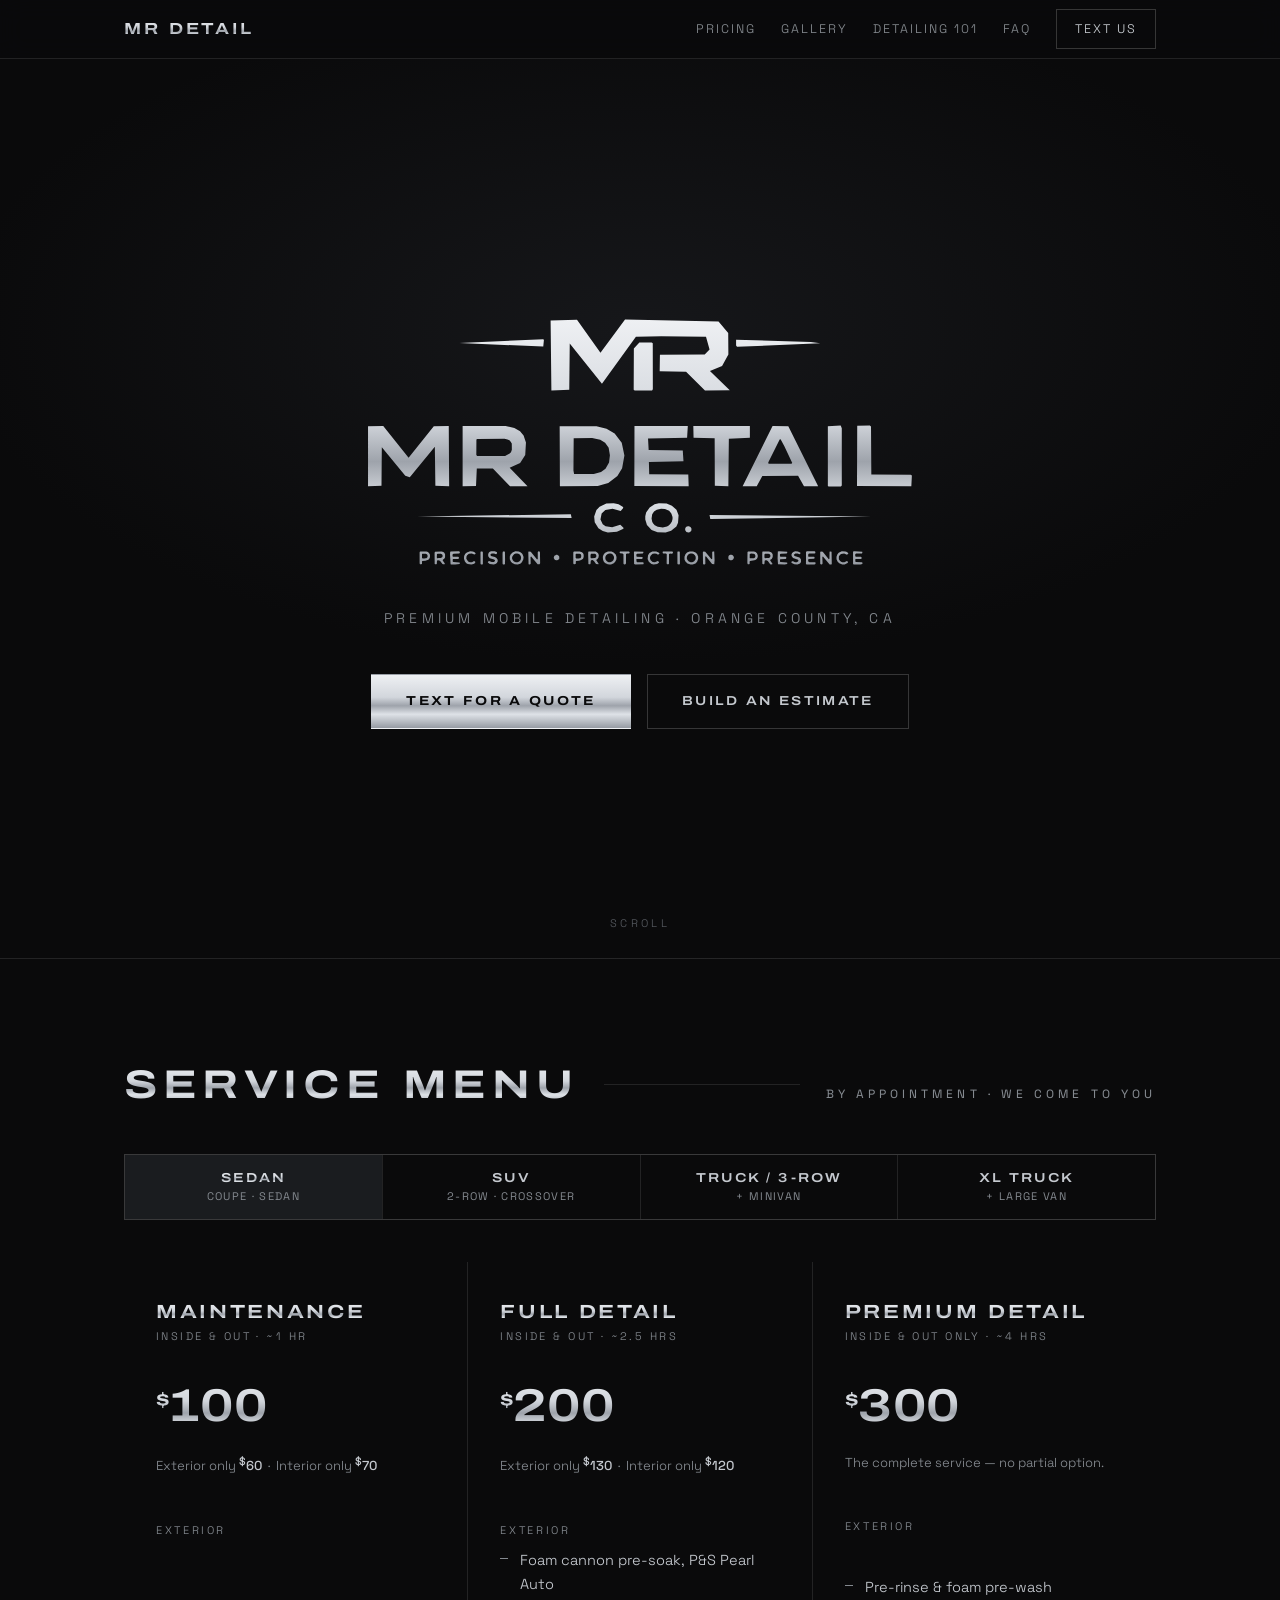
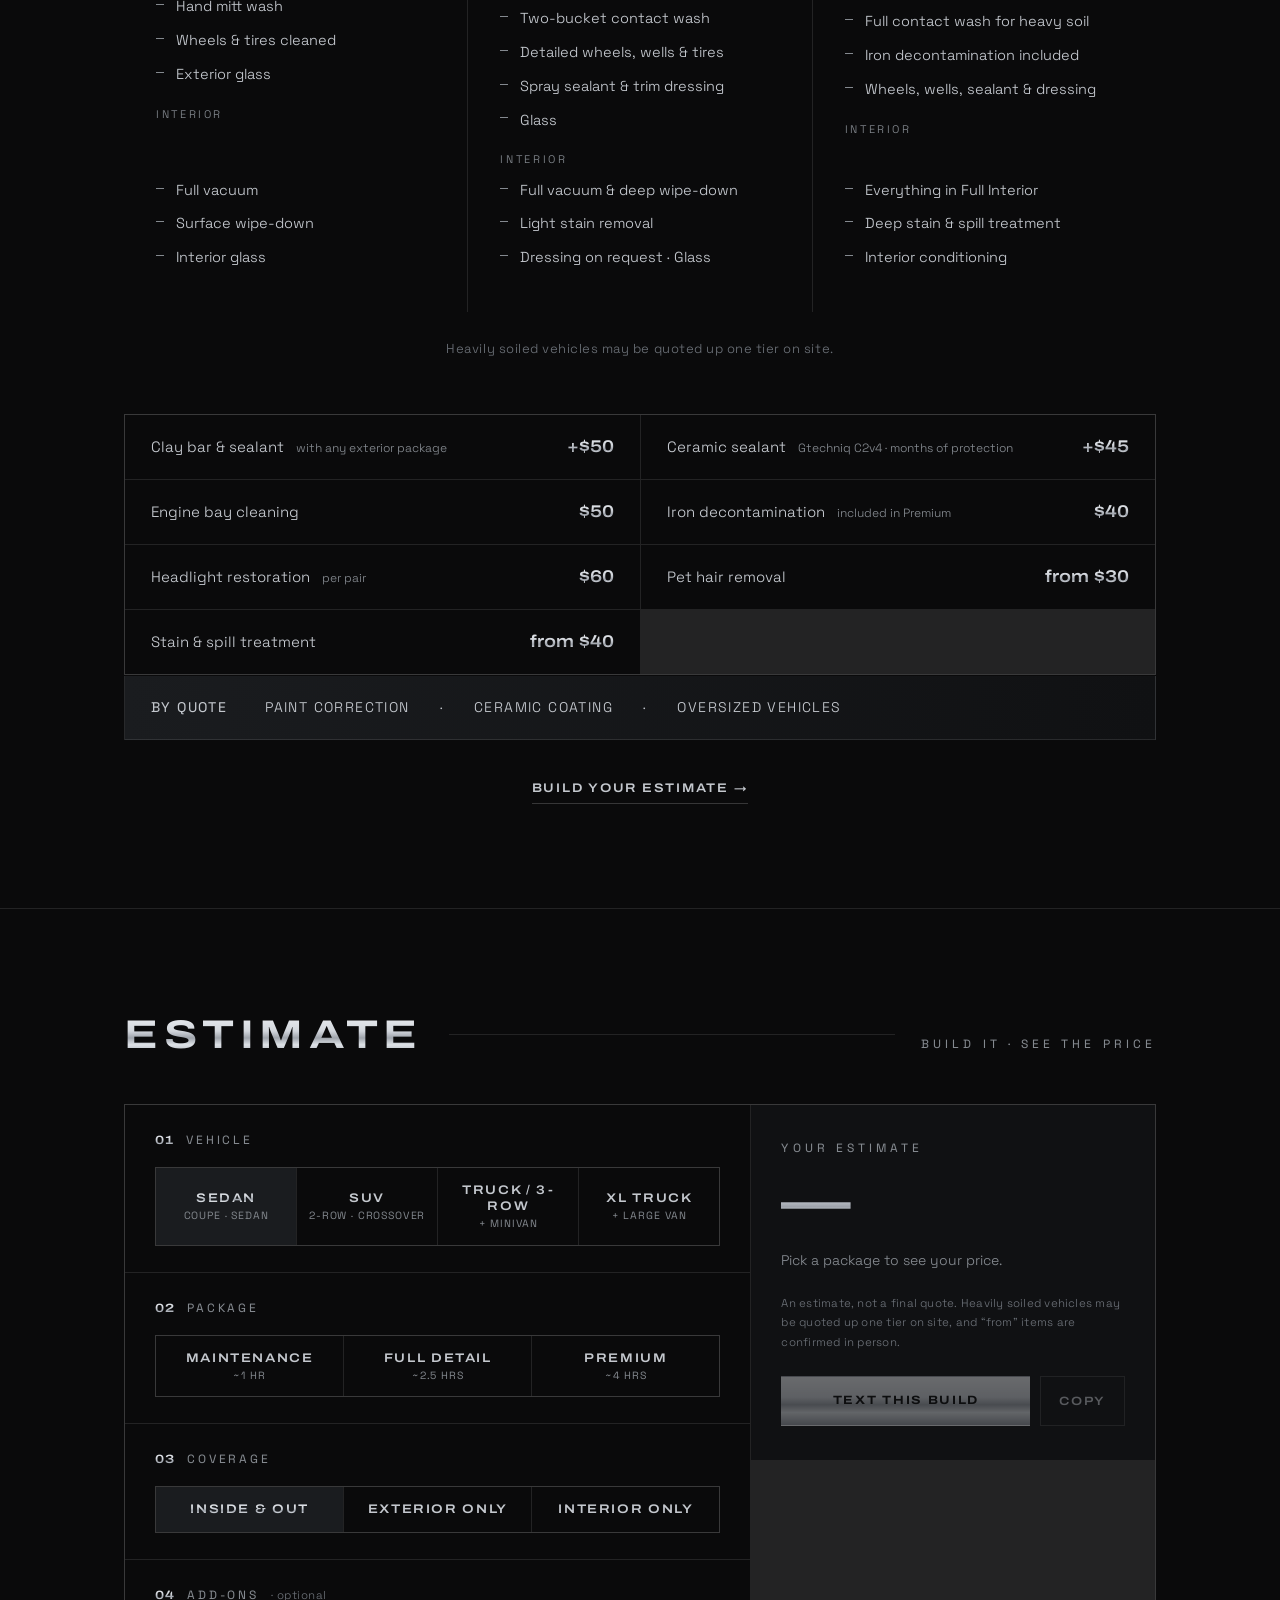
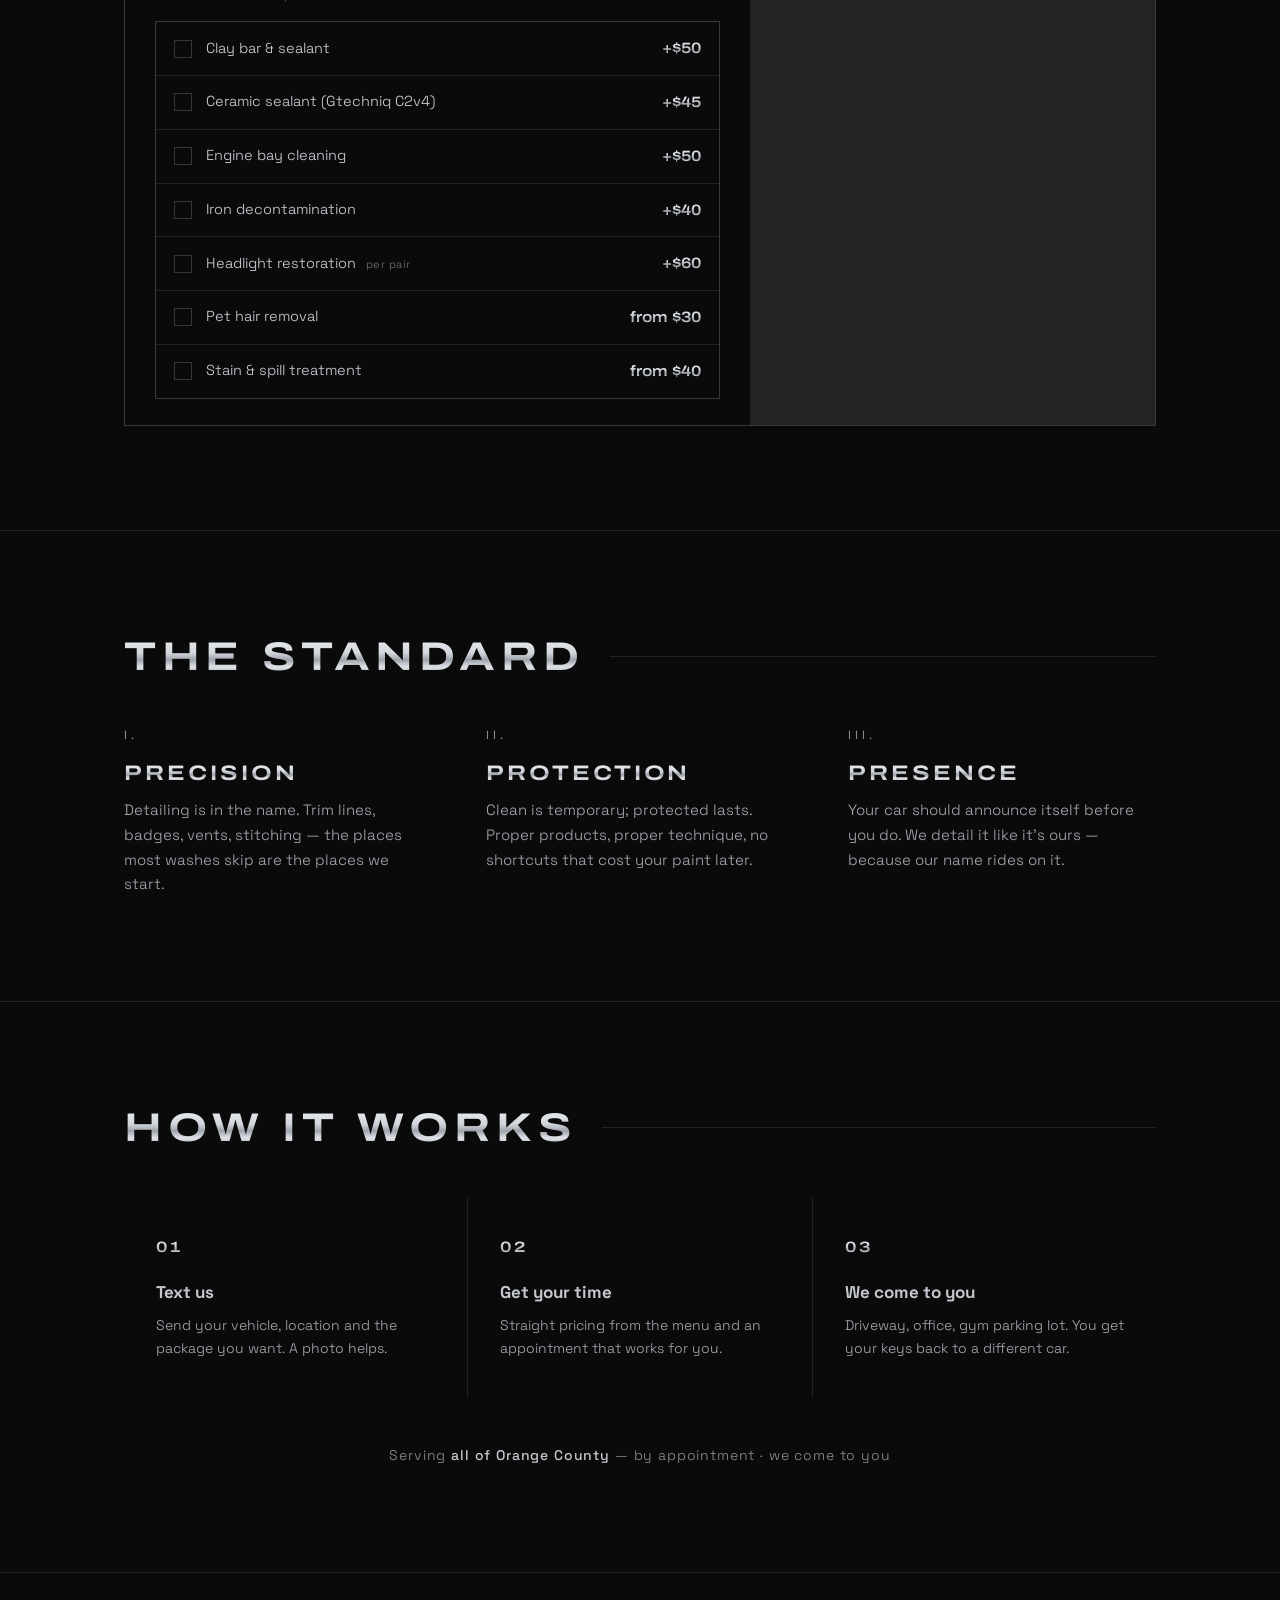
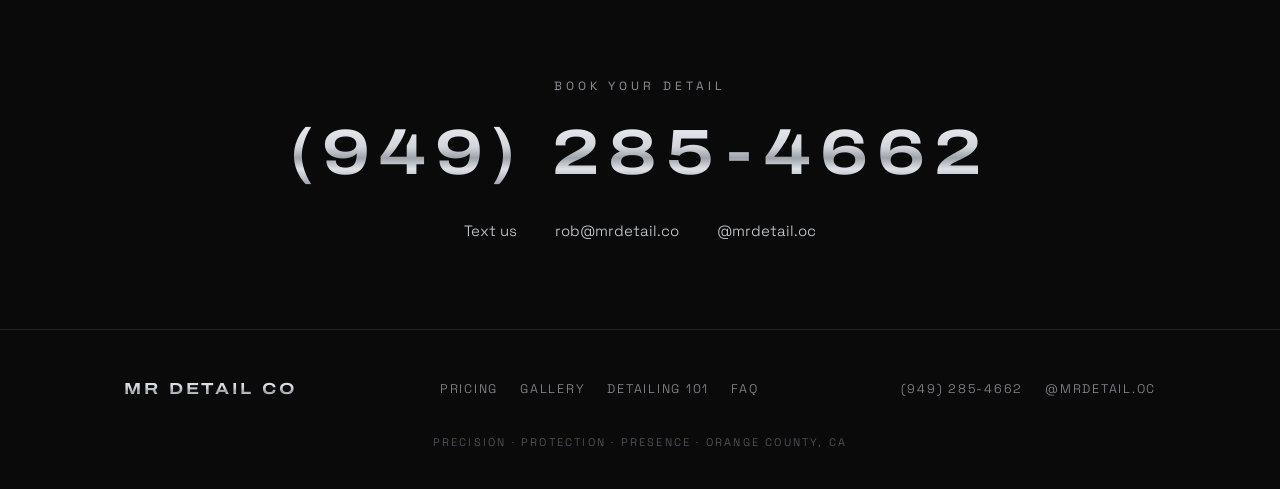
<file: index.html>
<!DOCTYPE html>
<html lang="en">
<head>
<meta charset="UTF-8">
<meta name="viewport" content="width=device-width, initial-scale=1.0">
<title>MR Detail Co — Premium Mobile Detailing, Orange County</title>
<meta name="description" content="MR Detail Co. Premium mobile car detailing in Orange County, CA. Maintenance from $100, Full Detail from $200, Premium from $300. We come to you — text (949) 285-4662.">
<link rel="preconnect" href="https://fonts.googleapis.com">
<link rel="preconnect" href="https://fonts.gstatic.com" crossorigin>
<link href="https://fonts.googleapis.com/css2?family=Archivo:wdth,wght@62..125,100..900&family=Space+Grotesk:wght@300..700&display=swap" rel="stylesheet">
<script type="application/ld+json">
{
  "@context": "https://schema.org",
  "@type": "AutoWash",
  "name": "MR Detail Co",
  "description": "Premium mobile car detailing serving Orange County, CA. We come to you.",
  "telephone": "+19492854662",
  "email": "rob@mrdetail.co",
  "url": "https://mrdetail.co",
  "areaServed": "Orange County, CA",
  "priceRange": "$60-$420",
  "sameAs": ["https://instagram.com/mrdetail.oc"]
}
</script>
<link rel="stylesheet" href="styles.css">
</head>
<body>

<nav class="nav">
  <div class="nav-in">
    <a class="nav-logo chrome" href="index.html">MR Detail</a>
    <div class="nav-links">
      <a href="index.html#services">Pricing</a>
      <a href="gallery.html">Gallery</a>
      <a href="detailing-101.html">Detailing 101</a>
      <a href="faq.html">FAQ</a>
      <a class="nav-cta" href="sms:+19492854662">Text us</a>
    </div>
  </div>
</nav>

<header class="hero">
  <div class="logo-frame">
    <svg viewBox="156 326 711 331" xmlns="http://www.w3.org/2000/svg" role="img" aria-label="MR Detail Co — Precision, Protection, Presence">
      <defs>
        <linearGradient id="chrome" x1="0" y1="0" x2="0" y2="1">
          <stop offset="0" stop-color="#eef0f3"/><stop offset=".42" stop-color="#d2d6dc"/><stop offset=".58" stop-color="#9ea3ab"/><stop offset=".74" stop-color="#dee2e7"/><stop offset="1" stop-color="#969ba3"/>
        </linearGradient>
      </defs>
      <path fill="url(#chrome)" fill-rule="evenodd" d="M 405.3,634.3 L 404.3,634.7 L 403.3,635.2 L 403.0,635.5 L 402.2,636.8 L 402.0,638.2 L 402.8,639.8 L 403.8,640.8 L 405.3,641.2 L 406.3,641.2 L 407.7,640.7 L 408.8,639.5 L 409.0,639.2 L 409.0,636.8 L 408.5,635.8 L 407.8,635.0 L 407.3,634.7 L 406.3,634.3 Z M 626.3,634.2 L 624.8,634.8 L 624.2,635.5 L 623.7,636.8 L 623.7,639.0 L 624.0,639.8 L 624.8,640.7 L 626.2,641.2 L 627.7,641.2 L 629.2,640.7 L 629.8,640.0 L 630.5,638.8 L 630.7,638.2 L 630.7,637.3 L 630.5,636.7 L 630.0,635.7 L 629.2,634.8 L 627.5,634.2 Z M 754.7,630.3 L 752.8,630.0 L 752.2,630.5 L 752.0,639.2 L 751.2,639.8 L 743.5,630.5 L 741.2,630.2 L 740.3,630.7 L 740.3,645.7 L 740.8,646.3 L 742.5,646.5 L 743.3,645.3 L 743.0,637.0 L 743.8,636.3 L 752.3,646.5 L 754.0,646.7 L 755.0,646.2 Z M 667.3,630.2 L 666.8,630.8 L 666.7,634.7 L 666.8,645.7 L 667.8,646.3 L 669.0,646.2 L 669.5,645.5 L 669.8,641.8 L 670.8,641.2 L 672.0,641.2 L 673.8,642.2 L 676.8,646.2 L 677.8,646.5 L 679.5,646.3 L 679.7,645.5 L 676.8,641.5 L 677.0,640.7 L 678.7,639.5 L 680.0,637.0 L 680.0,633.8 L 679.2,632.2 L 678.0,631.0 L 675.2,630.0 Z M 669.5,633.8 L 670.2,633.0 L 670.7,632.8 L 674.3,632.8 L 675.7,633.2 L 676.5,633.8 L 677.0,634.8 L 677.0,636.3 L 676.8,636.8 L 676.2,637.7 L 675.2,638.2 L 672.3,638.2 L 671.0,638.5 L 670.0,638.3 L 669.5,637.7 Z M 658.3,630.8 L 656.2,630.0 L 648.8,630.2 L 648.0,630.7 L 647.8,644.2 L 648.0,645.5 L 648.5,646.2 L 649.8,646.3 L 650.7,645.8 L 650.7,642.7 L 651.2,642.0 L 656.7,641.3 L 658.5,640.7 L 660.0,639.3 L 661.0,637.0 L 661.0,634.7 L 660.0,632.3 Z M 651.0,633.3 L 651.3,633.0 L 652.3,632.8 L 652.5,632.7 L 655.5,632.8 L 656.8,633.3 L 657.8,634.5 L 658.0,636.3 L 657.7,637.5 L 656.8,638.3 L 655.8,638.8 L 651.7,638.8 L 651.0,638.5 L 650.8,638.2 L 650.8,633.7 Z M 592.0,630.2 L 591.3,631.0 L 591.5,646.2 L 593.7,646.5 L 594.5,645.7 L 594.3,636.8 L 595.2,636.2 L 603.0,646.0 L 605.8,646.2 L 606.2,641.3 L 605.7,630.2 L 604.0,630.0 L 603.2,630.8 L 603.2,639.3 L 602.3,640.0 L 594.3,630.5 Z M 560.0,630.0 L 559.5,630.2 L 559.0,630.8 L 559.0,645.7 L 559.5,646.3 L 561.2,646.5 L 561.8,646.2 L 562.2,645.5 L 562.0,630.8 L 561.5,630.2 Z M 540.7,630.2 L 540.2,630.8 L 540.5,632.3 L 541.2,632.7 L 544.5,632.7 L 545.5,633.5 L 545.3,645.3 L 546.0,646.3 L 547.8,646.3 L 548.3,645.7 L 548.3,633.7 L 549.5,632.7 L 552.0,632.8 L 552.8,632.5 L 553.3,631.8 L 553.3,630.7 L 552.5,630.0 Z M 504.3,630.2 L 503.8,630.8 L 504.0,645.8 L 505.8,646.5 L 515.7,646.3 L 516.2,645.7 L 515.7,643.8 L 508.0,643.7 L 507.2,643.2 L 506.8,640.3 L 507.3,639.7 L 513.8,639.5 L 514.7,639.0 L 515.0,637.8 L 514.2,637.0 L 507.3,636.7 L 506.7,634.2 L 507.8,632.8 L 515.0,632.5 L 515.8,631.8 L 515.7,630.3 Z M 486.2,630.2 L 485.7,630.8 L 485.7,631.7 L 486.2,632.3 L 489.3,632.7 L 490.5,633.7 L 490.5,645.7 L 491.5,646.5 L 493.0,646.3 L 493.7,645.2 L 493.7,633.5 L 494.7,632.7 L 497.2,632.7 L 498.0,632.3 L 498.3,631.8 L 498.3,630.7 L 497.3,630.0 Z M 437.8,631.0 L 435.0,630.0 L 428.0,630.0 L 427.2,630.3 L 426.8,631.3 L 426.8,645.3 L 427.2,646.0 L 427.8,646.3 L 429.7,646.0 L 430.0,645.3 L 430.0,642.7 L 430.5,642.0 L 434.0,641.7 L 436.8,641.0 L 439.2,639.2 L 440.0,637.2 L 440.0,634.3 L 439.2,632.3 Z M 430.0,633.3 L 430.3,633.0 L 430.8,632.8 L 434.5,632.8 L 435.8,633.3 L 436.5,634.0 L 436.8,634.7 L 436.8,637.2 L 436.5,637.8 L 435.7,638.7 L 435.2,638.8 L 433.7,639.0 L 430.8,639.0 L 430.2,638.7 L 429.8,638.0 L 429.8,633.7 Z M 338.2,630.0 L 337.7,630.2 L 337.2,630.8 L 337.0,633.0 L 337.0,645.3 L 337.3,646.2 L 338.0,646.5 L 339.2,646.5 L 339.8,646.2 L 340.2,645.2 L 340.0,643.8 L 340.2,641.2 L 340.0,630.8 L 339.5,630.2 Z M 310.0,630.0 L 309.5,630.2 L 309.0,630.8 L 309.0,645.3 L 309.3,646.2 L 310.0,646.5 L 311.2,646.5 L 311.8,646.2 L 312.0,645.8 L 312.0,631.5 L 311.7,630.3 L 311.0,630.0 Z M 251.3,630.3 L 250.7,631.7 L 250.8,645.8 L 251.7,646.3 L 252.7,646.3 L 253.5,645.8 L 253.7,642.3 L 254.3,641.3 L 255.2,641.2 L 257.5,641.8 L 260.7,646.0 L 261.5,646.3 L 263.5,646.2 L 263.7,645.3 L 261.0,641.5 L 261.2,640.7 L 263.5,638.7 L 264.0,637.3 L 264.0,633.7 L 263.0,631.8 L 261.8,630.8 L 259.5,630.0 Z M 253.8,633.3 L 254.8,632.8 L 257.5,632.8 L 258.7,633.0 L 259.8,633.5 L 260.3,634.0 L 260.8,634.8 L 260.8,636.3 L 260.3,637.3 L 259.8,637.8 L 258.3,638.2 L 256.5,638.2 L 255.7,638.3 L 255.0,638.7 L 254.0,638.5 L 253.5,637.8 L 253.7,633.7 Z M 242.3,630.8 L 240.3,630.0 L 232.8,630.0 L 232.0,630.5 L 231.7,631.3 L 231.7,645.2 L 232.3,646.2 L 233.7,646.3 L 234.5,646.0 L 234.8,645.3 L 234.7,642.7 L 235.2,642.0 L 239.0,641.7 L 242.7,640.5 L 243.8,639.5 L 244.8,637.3 L 244.8,634.3 L 243.8,632.2 Z M 234.8,633.3 L 235.2,633.0 L 235.7,632.8 L 239.3,632.8 L 240.3,633.2 L 241.5,634.3 L 241.7,634.7 L 241.8,636.3 L 241.5,637.3 L 240.3,638.5 L 239.5,638.8 L 237.7,639.0 L 235.7,639.0 L 235.2,638.8 L 234.7,638.2 L 234.7,633.7 Z M 782.0,630.2 L 782.0,646.0 L 782.8,646.5 L 791.3,646.5 L 793.8,646.0 L 794.0,644.5 L 793.2,643.8 L 785.8,643.5 L 785.0,643.0 L 784.8,640.3 L 785.5,639.5 L 792.0,639.5 L 792.7,639.2 L 793.0,637.8 L 791.8,636.8 L 785.3,636.8 L 784.7,635.0 L 784.8,633.5 L 785.8,632.7 L 793.3,632.5 L 793.8,631.8 L 793.7,630.3 L 783.7,629.8 Z M 767.7,629.8 L 763.8,631.7 L 762.2,633.5 L 761.0,636.7 L 761.0,640.0 L 762.5,643.2 L 764.5,645.0 L 768.3,646.5 L 771.3,646.5 L 775.0,644.8 L 775.7,643.8 L 775.5,643.2 L 774.2,642.2 L 771.0,643.7 L 768.3,643.7 L 766.7,643.0 L 764.8,641.3 L 764.0,639.8 L 764.0,636.5 L 765.0,634.7 L 766.7,633.2 L 770.7,632.7 L 774.3,634.2 L 775.8,633.0 L 776.0,632.2 L 774.3,630.8 L 772.2,630.0 Z M 722.3,630.3 L 722.2,646.0 L 723.0,646.5 L 733.0,646.5 L 734.2,646.0 L 734.5,644.5 L 733.7,643.8 L 726.5,643.7 L 725.0,642.3 L 725.0,640.5 L 725.7,639.7 L 732.2,639.3 L 733.2,638.5 L 733.0,637.2 L 732.2,636.8 L 725.5,636.7 L 725.0,636.0 L 725.2,633.3 L 726.3,632.7 L 733.3,632.7 L 734.2,632.0 L 734.0,630.3 L 733.2,629.8 L 723.7,629.8 Z M 708.5,629.8 L 706.2,630.7 L 704.7,632.0 L 703.8,633.8 L 704.0,635.8 L 705.8,638.2 L 712.2,640.5 L 712.8,642.2 L 710.8,643.7 L 708.3,643.7 L 705.8,642.3 L 704.7,642.3 L 703.8,643.2 L 703.7,644.2 L 704.2,644.8 L 707.5,646.3 L 711.3,646.5 L 714.0,645.7 L 715.2,644.7 L 716.0,643.0 L 715.8,639.8 L 714.0,637.8 L 707.7,635.7 L 706.8,634.2 L 708.7,632.7 L 711.7,632.7 L 714.0,633.5 L 715.0,632.8 L 715.3,631.7 L 712.0,630.0 Z M 686.5,630.2 L 686.2,638.5 L 686.7,646.2 L 695.3,646.5 L 698.2,646.0 L 698.7,644.8 L 698.0,644.0 L 690.2,643.5 L 689.3,643.0 L 689.2,640.5 L 689.7,639.8 L 696.3,639.5 L 697.0,639.2 L 697.3,637.5 L 696.5,636.8 L 690.0,636.8 L 689.2,636.0 L 689.2,633.7 L 690.2,632.8 L 697.7,632.7 L 698.5,631.7 L 698.3,630.3 L 688.0,629.8 Z M 574.5,630.0 L 571.2,631.5 L 569.2,633.7 L 568.0,636.8 L 568.0,640.2 L 569.2,642.7 L 571.8,645.3 L 575.7,646.7 L 578.3,646.7 L 582.0,645.2 L 584.0,643.2 L 585.3,639.7 L 585.3,636.5 L 584.0,633.3 L 582.0,631.3 L 578.8,630.0 Z M 575.5,632.7 L 577.7,632.7 L 579.5,633.2 L 581.2,634.8 L 582.2,636.7 L 582.2,639.5 L 581.5,641.0 L 580.3,642.3 L 579.3,643.0 L 577.7,643.7 L 575.8,643.7 L 573.5,642.7 L 572.0,641.2 L 571.0,639.3 L 571.0,637.2 L 571.5,635.8 L 572.3,634.5 L 573.7,633.3 Z M 527.2,630.0 L 523.5,632.0 L 521.7,634.7 L 521.2,639.5 L 522.7,643.2 L 526.0,645.8 L 528.7,646.7 L 533.3,646.0 L 535.8,644.0 L 534.8,642.3 L 534.0,642.2 L 530.5,643.7 L 527.5,643.3 L 525.0,641.2 L 524.2,639.0 L 524.3,637.0 L 525.2,635.0 L 527.5,633.0 L 530.3,632.5 L 532.5,633.0 L 533.8,633.8 L 535.0,633.8 L 536.0,633.0 L 536.2,632.2 L 535.0,631.2 L 532.2,630.0 Z M 470.8,630.0 L 467.3,631.7 L 465.8,633.3 L 464.8,635.2 L 464.3,637.0 L 464.5,640.0 L 465.3,642.3 L 466.5,644.0 L 467.7,645.0 L 470.5,646.3 L 472.7,646.7 L 474.7,646.5 L 478.2,645.0 L 480.0,643.2 L 481.5,640.2 L 481.7,637.0 L 480.7,634.0 L 478.0,631.2 L 475.3,630.0 Z M 472.5,632.7 L 474.3,632.7 L 475.5,633.0 L 476.5,633.7 L 477.7,635.0 L 478.2,636.0 L 478.5,637.5 L 478.5,638.8 L 477.7,641.2 L 476.0,642.8 L 473.7,643.8 L 471.7,643.7 L 469.8,642.8 L 468.3,641.3 L 467.7,640.0 L 467.5,639.2 L 467.5,637.0 L 468.5,634.8 L 470.5,633.2 Z M 446.3,630.0 L 445.8,630.7 L 445.7,634.0 L 446.0,645.8 L 446.8,646.3 L 448.2,646.2 L 448.7,645.5 L 449.0,641.7 L 450.3,641.0 L 451.3,641.0 L 453.0,642.2 L 455.7,646.0 L 458.8,646.3 L 458.8,645.2 L 456.0,641.3 L 456.2,640.5 L 457.3,639.8 L 458.8,637.8 L 459.2,634.8 L 458.5,632.5 L 457.2,631.2 L 455.3,630.2 Z M 449.0,633.5 L 449.5,633.0 L 450.0,632.8 L 451.8,633.0 L 452.5,632.8 L 454.2,633.0 L 455.0,633.3 L 456.0,634.5 L 456.0,636.8 L 455.8,637.2 L 455.0,638.0 L 454.0,638.3 L 450.5,638.7 L 449.7,638.5 L 449.0,638.2 L 448.7,637.5 L 448.7,634.8 Z M 370.2,630.0 L 369.7,630.7 L 370.0,646.2 L 371.7,646.5 L 372.7,645.7 L 372.5,637.0 L 373.3,636.3 L 381.5,646.2 L 384.0,646.2 L 384.7,645.0 L 384.5,631.5 L 384.0,630.2 L 382.7,629.8 L 381.7,630.7 L 381.7,639.7 L 380.8,640.3 L 372.8,630.3 Z M 353.3,629.8 L 349.7,631.3 L 347.2,633.8 L 346.2,636.5 L 346.2,639.8 L 347.7,643.2 L 349.3,644.8 L 352.5,646.3 L 356.2,646.7 L 359.5,645.5 L 361.5,643.8 L 363.3,640.3 L 363.7,637.2 L 362.5,633.8 L 361.7,632.7 L 359.7,631.0 L 357.5,630.0 Z M 353.8,632.7 L 355.8,632.7 L 358.0,633.3 L 359.5,634.8 L 360.5,637.0 L 360.3,639.5 L 359.7,641.2 L 358.2,642.7 L 356.0,643.7 L 353.8,643.7 L 351.5,642.7 L 350.0,641.2 L 349.0,638.8 L 349.3,636.7 L 350.5,634.7 L 352.0,633.3 Z M 295.8,629.8 L 291.7,631.2 L 289.7,632.8 L 288.2,635.7 L 288.0,639.3 L 289.2,642.8 L 291.0,645.0 L 292.8,646.0 L 297.3,646.5 L 300.2,645.8 L 302.2,644.7 L 302.3,643.0 L 300.8,642.2 L 298.2,643.7 L 295.5,643.7 L 293.3,642.7 L 291.0,639.3 L 291.2,636.3 L 292.0,634.7 L 294.2,633.0 L 298.0,632.7 L 301.2,634.0 L 302.5,633.2 L 302.8,632.2 L 301.0,630.7 L 299.0,630.0 Z M 271.0,630.0 L 270.5,630.7 L 270.3,634.0 L 271.0,646.2 L 271.8,646.7 L 276.8,646.7 L 282.5,646.0 L 282.8,644.7 L 282.3,644.0 L 274.7,643.5 L 273.8,643.0 L 273.7,640.3 L 274.2,639.7 L 280.7,639.5 L 281.3,639.2 L 281.7,637.7 L 280.7,636.8 L 274.2,636.8 L 273.5,636.0 L 273.5,633.8 L 274.7,632.8 L 282.0,632.7 L 282.8,631.7 L 282.7,630.3 L 281.3,629.8 Z M 322.3,629.8 L 320.3,630.8 L 319.3,632.0 L 318.7,633.8 L 318.8,636.2 L 320.7,638.5 L 326.3,640.2 L 327.3,641.2 L 327.5,642.2 L 325.8,643.5 L 323.2,643.5 L 319.8,642.2 L 318.5,643.0 L 318.3,644.2 L 320.7,645.8 L 325.8,646.7 L 328.0,646.0 L 329.8,644.7 L 330.8,642.7 L 330.8,640.7 L 329.3,638.3 L 327.2,637.2 L 322.3,635.7 L 321.5,634.2 L 322.5,633.0 L 323.7,632.7 L 326.2,632.7 L 328.7,633.5 L 329.7,632.8 L 330.0,631.5 L 329.5,630.8 L 327.0,629.8 Z M 572.3,598.0 L 570.3,598.8 L 569.5,599.7 L 569.0,600.5 L 568.8,602.2 L 569.0,603.2 L 569.3,603.8 L 570.5,605.2 L 571.7,605.7 L 573.2,605.8 L 574.5,605.5 L 575.7,604.8 L 576.2,604.3 L 576.8,603.2 L 576.8,601.5 L 576.7,600.7 L 576.3,600.0 L 575.5,599.0 L 574.3,598.3 L 573.3,598.0 Z M 599.8,583.7 L 600.7,588.7 L 804.7,585.8 Z M 424.7,587.7 L 423.7,582.8 L 228.7,585.5 Z M 523.8,574.2 L 519.3,580.7 L 518.2,585.3 L 518.2,589.3 L 520.3,596.5 L 526.2,602.7 L 533.8,605.7 L 544.0,605.8 L 551.0,603.7 L 557.7,598.2 L 559.8,593.7 L 560.5,584.2 L 557.8,577.2 L 552.0,572.0 L 545.2,569.2 L 535.5,568.8 L 530.0,570.2 Z M 538.3,575.7 L 543.2,576.0 L 548.5,578.3 L 551.3,581.7 L 552.8,586.2 L 552.8,588.8 L 552.0,592.0 L 550.2,595.0 L 548.0,597.0 L 545.8,598.2 L 540.5,599.5 L 534.0,598.7 L 530.2,596.7 L 528.0,594.3 L 527.0,592.3 L 526.2,588.3 L 527.0,582.8 L 529.3,579.3 L 532.8,577.0 Z M 460.2,573.2 L 456.2,577.5 L 453.3,585.8 L 454.0,593.0 L 458.7,600.5 L 464.2,604.2 L 470.7,605.8 L 482.2,605.0 L 490.5,601.2 L 490.5,600.0 L 486.5,596.0 L 476.2,599.2 L 467.8,598.0 L 464.2,595.5 L 461.3,589.3 L 462.8,581.7 L 467.5,577.3 L 476.7,575.7 L 487.0,578.8 L 490.2,575.0 L 490.0,573.7 L 484.3,570.2 L 478.2,568.8 L 468.8,569.2 Z M 286.3,470.8 L 286.3,547.2 L 303.3,547.0 L 304.3,524.8 L 324.7,524.7 L 346.5,547.3 L 368.7,547.3 L 346.0,523.8 L 359.3,517.7 L 365.8,507.5 L 366.7,491.7 L 363.7,482.8 L 359.2,477.5 L 352.0,473.2 L 340.8,470.8 Z M 303.8,488.0 L 304.8,487.2 L 339.5,487.0 L 343.3,487.8 L 346.2,489.3 L 348.7,492.8 L 348.8,501.0 L 347.7,504.0 L 346.0,505.8 L 340.2,508.7 L 304.7,508.8 L 303.7,507.5 Z M 679.8,470.7 L 641.8,547.3 L 659.7,547.3 L 666.8,534.2 L 712.2,533.8 L 719.7,547.2 L 737.7,547.3 L 699.8,471.0 Z M 690.0,487.7 L 694.8,496.3 L 704.8,517.8 L 703.8,518.7 L 698.3,518.8 L 674.7,518.7 L 674.3,517.2 L 688.2,489.0 L 688.8,487.8 Z M 579.2,470.7 L 579.5,485.7 L 606.3,486.3 L 606.5,546.5 L 623.7,547.3 L 624.3,486.8 L 651.0,485.5 L 651.0,470.8 Z M 504.5,470.7 L 504.3,547.0 L 573.3,547.2 L 572.8,532.3 L 523.2,532.0 L 522.8,516.3 L 566.7,515.5 L 565.8,501.8 L 522.5,501.3 L 521.7,486.7 L 571.3,485.7 L 572.2,470.8 Z M 409.5,471.0 L 409.8,547.2 L 457.8,546.8 L 471.2,543.0 L 482.8,534.3 L 488.8,524.5 L 491.7,508.2 L 488.3,492.0 L 479.3,480.3 L 469.0,474.2 L 456.2,471.0 Z M 427.3,486.3 L 450.7,486.0 L 461.0,488.2 L 467.2,492.0 L 471.7,498.5 L 473.3,507.8 L 472.2,517.2 L 467.7,525.0 L 462.0,529.0 L 452.8,531.7 L 427.8,531.7 L 427.0,527.3 Z M 166.2,471.0 L 166.2,547.3 L 183.3,546.7 L 183.7,497.7 L 213.5,534.0 L 219.2,535.8 L 251.0,497.2 L 251.7,546.5 L 269.2,547.2 L 268.7,470.7 L 249.7,471.0 L 217.7,511.0 L 185.5,470.7 Z M 787.3,470.5 L 787.0,547.0 L 856.0,547.3 L 856.7,533.7 L 855.3,532.5 L 805.2,532.3 L 804.8,471.5 L 803.3,470.2 Z M 766.3,470.2 L 750.0,471.0 L 750.0,546.8 L 751.0,547.5 L 766.5,547.5 L 767.7,546.3 L 767.7,473.5 Z M 510.7,364.8 L 503.7,372.3 L 503.5,424.7 L 504.7,425.7 L 526.8,425.7 L 527.8,424.0 L 527.7,365.7 L 526.3,364.8 Z M 633.5,361.2 L 633.5,368.5 L 634.7,370.2 L 740.3,365.7 L 728.3,364.0 Z M 389.5,361.5 L 388.7,360.5 L 282.3,365.5 L 388.7,369.8 Z M 398.0,336.7 L 399.0,425.7 L 421.7,424.7 L 422.3,366.0 L 463.2,417.2 L 506.3,357.3 L 538.5,356.8 L 595.3,357.3 L 599.8,373.7 L 593.7,380.0 L 536.8,380.2 L 536.5,401.3 L 570.0,402.0 L 594.0,425.7 L 625.5,425.2 L 600.3,400.8 L 615.7,394.7 L 623.7,380.0 L 623.5,352.7 L 611.2,338.0 L 492.5,335.5 L 461.3,377.8 L 431.5,335.7 Z"/>
    </svg>
    <div class="sweep" aria-hidden="true"></div>
  </div>
  <p class="sub">Premium Mobile Detailing · Orange County, CA</p>
  <div class="cta-row">
    <a class="btn btn-solid" href="sms:+19492854662">Text for a quote</a>
    <a class="btn" href="#estimate">Build an estimate</a>
  </div>
  <span class="scroll-hint">Scroll</span>
</header>

<section id="services">
  <div class="wrap">
    <div class="sec-head">
      <h2 class="display chrome">Service Menu</h2><div class="rule"></div>
      <span class="eyebrow">By appointment · We come to you</span>
    </div>

    <div class="size-row" role="group" aria-label="Choose your vehicle size">
      <button class="size-btn" data-size="0" aria-pressed="true"><span class="t">Sedan</span><span class="s">coupe · sedan</span></button>
      <button class="size-btn" data-size="1" aria-pressed="false"><span class="t">SUV</span><span class="s">2-row · crossover</span></button>
      <button class="size-btn" data-size="2" aria-pressed="false"><span class="t">Truck / 3-Row</span><span class="s">+ minivan</span></button>
      <button class="size-btn" data-size="3" aria-pressed="false"><span class="t">XL Truck</span><span class="s">+ large van</span></button>
    </div>

    <div class="cards">
      <div class="card">
        <h3 class="display chrome">Maintenance</h3>
        <p class="meta">Inside &amp; out · ~1 hr</p>
        <p class="price chrome"><sup>$</sup><span data-prices="100,115,130,150">100</span></p>
        <p class="split">Exterior only <b><sup>$</sup><span data-prices="60,70,80,90">60</span></b> &nbsp;·&nbsp; Interior only <b><sup>$</sup><span data-prices="70,80,95,110">70</span></b></p>
        <p class="grp">Exterior</p>
        <ul>
          <li>Hand mitt wash</li>
          <li>Wheels &amp; tires cleaned</li>
          <li>Exterior glass</li>
        </ul>
        <p class="grp">Interior</p>
        <ul>
          <li>Full vacuum</li>
          <li>Surface wipe-down</li>
          <li>Interior glass</li>
        </ul>
      </div>

      <div class="card">
        <h3 class="display chrome">Full Detail</h3>
        <p class="meta">Inside &amp; out · ~2.5 hrs</p>
        <p class="price chrome"><sup>$</sup><span data-prices="200,230,260,290">200</span></p>
        <p class="split">Exterior only <b><sup>$</sup><span data-prices="130,145,160,180">130</span></b> &nbsp;·&nbsp; Interior only <b><sup>$</sup><span data-prices="120,140,160,180">120</span></b></p>
        <p class="grp">Exterior</p>
        <ul>
          <li>Foam cannon pre-soak, P&amp;S Pearl Auto</li>
          <li>Two-bucket contact wash</li>
          <li>Detailed wheels, wells &amp; tires</li>
          <li>Spray sealant &amp; trim dressing</li>
          <li>Glass</li>
        </ul>
        <p class="grp">Interior</p>
        <ul>
          <li>Full vacuum &amp; deep wipe-down</li>
          <li>Light stain removal</li>
          <li>Dressing on request · Glass</li>
        </ul>
      </div>

      <div class="card">
        <h3 class="display chrome">Premium Detail</h3>
        <p class="meta">Inside &amp; out only · ~4 hrs</p>
        <p class="price chrome"><sup>$</sup><span data-prices="300,340,380,420">300</span></p>
        <p class="split">The complete service — no partial option.</p>
        <p class="grp">Exterior</p>
        <ul>
          <li>Pre-rinse &amp; foam pre-wash</li>
          <li>Full contact wash for heavy soil</li>
          <li>Iron decontamination included</li>
          <li>Wheels, wells, sealant &amp; dressing</li>
        </ul>
        <p class="grp">Interior</p>
        <ul>
          <li>Everything in Full Interior</li>
          <li>Deep stain &amp; spill treatment</li>
          <li>Interior conditioning</li>
        </ul>
      </div>
    </div>
    <p class="soil-note">Heavily soiled vehicles may be quoted up one tier on site.</p>

    <div class="addons">
      <div class="addon"><span class="n">Clay bar &amp; sealant <span class="d">with any exterior package</span></span><span class="p chrome">+$50</span></div>
      <div class="addon"><span class="n">Ceramic sealant <span class="d">Gtechniq C2v4 · months of protection</span></span><span class="p chrome">+$45</span></div>
      <div class="addon"><span class="n">Engine bay cleaning</span><span class="p chrome">$50</span></div>
      <div class="addon"><span class="n">Iron decontamination <span class="d">included in Premium</span></span><span class="p chrome">$40</span></div>
      <div class="addon"><span class="n">Headlight restoration <span class="d">per pair</span></span><span class="p chrome">$60</span></div>
      <div class="addon"><span class="n">Pet hair removal</span><span class="p chrome">from $30</span></div>
      <div class="addon"><span class="n">Stain &amp; spill treatment</span><span class="p chrome">from $40</span></div>
    </div>
    <div class="byquote">
      <span class="eyebrow">By quote</span>
      <span>Paint correction</span><span>·</span><span>Ceramic coating</span><span>·</span><span>Oversized vehicles</span>
    </div>

    <p class="calc-link"><a href="#estimate">Build your estimate →</a></p>
  </div>
</section>

<section id="estimate">
  <div class="wrap">
    <div class="sec-head">
      <h2 class="display chrome">Estimate</h2><div class="rule"></div>
      <span class="eyebrow">Build it · See the price</span>
    </div>

    <div class="calc">
      <div class="calc-build">

        <div class="calc-step">
          <p class="calc-label"><span class="num">01</span> Vehicle</p>
          <div class="opt-row" id="sizeOpts" role="group" aria-label="Vehicle size">
            <button class="opt" type="button" data-size="0" aria-pressed="true"><span class="t">Sedan</span><span class="s">coupe · sedan</span></button>
            <button class="opt" type="button" data-size="1" aria-pressed="false"><span class="t">SUV</span><span class="s">2-row · crossover</span></button>
            <button class="opt" type="button" data-size="2" aria-pressed="false"><span class="t">Truck / 3-Row</span><span class="s">+ minivan</span></button>
            <button class="opt" type="button" data-size="3" aria-pressed="false"><span class="t">XL Truck</span><span class="s">+ large van</span></button>
          </div>
        </div>

        <div class="calc-step">
          <p class="calc-label"><span class="num">02</span> Package</p>
          <div class="opt-row" id="pkgOpts" role="group" aria-label="Package">
            <button class="opt" type="button" data-pkg="maintenance" aria-pressed="false"><span class="t">Maintenance</span><span class="s">~1 hr</span></button>
            <button class="opt" type="button" data-pkg="full" aria-pressed="false"><span class="t">Full Detail</span><span class="s">~2.5 hrs</span></button>
            <button class="opt" type="button" data-pkg="premium" aria-pressed="false"><span class="t">Premium</span><span class="s">~4 hrs</span></button>
          </div>
        </div>

        <div class="calc-step">
          <p class="calc-label"><span class="num">03</span> Coverage <span class="lock" id="covLock" hidden>· Premium is always inside &amp; out</span></p>
          <div class="opt-row" id="covOpts" role="group" aria-label="Coverage">
            <button class="opt" type="button" data-cov="full" aria-pressed="true"><span class="t">Inside &amp; out</span></button>
            <button class="opt" type="button" data-cov="exterior" aria-pressed="false"><span class="t">Exterior only</span></button>
            <button class="opt" type="button" data-cov="interior" aria-pressed="false"><span class="t">Interior only</span></button>
          </div>
        </div>

        <div class="calc-step">
          <p class="calc-label"><span class="num">04</span> Add-ons <span class="lock">· optional</span></p>
          <div class="addon-list" id="addonList"></div>
        </div>

      </div>

      <aside class="calc-summary" aria-live="polite">
        <span class="eyebrow">Your estimate</span>
        <p class="calc-total"><span id="totalNum"><span class="chrome">—</span></span></p>
        <p class="calc-build-line" id="buildLine">Pick a package to see your price.</p>
        <ul class="calc-breakdown" id="breakdown"></ul>
        <p class="calc-fine">An estimate, not a final quote. Heavily soiled vehicles may be quoted up one tier on site, and “from” items are confirmed in person.</p>
        <div class="calc-cta">
          <a class="btn btn-solid is-off" id="textBuild" href="sms:+19492854662" aria-disabled="true">Text this build</a>
          <button class="btn is-off" id="copyBuild" type="button" disabled>Copy</button>
        </div>
      </aside>
    </div>
  </div>
</section>

<section id="standard">
  <div class="wrap">
    <div class="sec-head"><h2 class="display chrome">The Standard</h2><div class="rule"></div></div>
    <div class="pillars">
      <div class="pillar"><span class="eyebrow">I.</span><h3 class="display chrome">Precision</h3><p>Detailing is in the name. Trim lines, badges, vents, stitching — the places most washes skip are the places we start.</p></div>
      <div class="pillar"><span class="eyebrow">II.</span><h3 class="display chrome">Protection</h3><p>Clean is temporary; protected lasts. Proper products, proper technique, no shortcuts that cost your paint later.</p></div>
      <div class="pillar"><span class="eyebrow">III.</span><h3 class="display chrome">Presence</h3><p>Your car should announce itself before you do. We detail it like it&#8217;s ours — because our name rides on it.</p></div>
    </div>
  </div>
</section>

<section id="how">
  <div class="wrap">
    <div class="sec-head"><h2 class="display chrome">How It Works</h2><div class="rule"></div></div>
    <div class="steps">
      <div class="step"><h3>Text us</h3><p>Send your vehicle, location and the package you want. A photo helps.</p></div>
      <div class="step"><h3>Get your time</h3><p>Straight pricing from the menu and an appointment that works for you.</p></div>
      <div class="step"><h3>We come to you</h3><p>Driveway, office, gym parking lot. You get your keys back to a different car.</p></div>
    </div>
    <p class="area">Serving <b>all of Orange County</b> — by appointment · we come to you</p>
  </div>
</section>

<section class="contact" id="contact">
  <div class="wrap">
    <span class="eyebrow">Book your detail</span>
    <a class="phone display chrome" href="tel:+19492854662">(949) 285-4662</a>
    <div class="lines">
      <a href="sms:+19492854662">Text us</a>
      <a href="mailto:rob@mrdetail.co">rob@mrdetail.co</a>
      <a href="https://instagram.com/mrdetail.oc" target="_blank" rel="noopener">@mrdetail.oc</a>
    </div>
  </div>
</section>

<footer class="site-footer">
  <div class="wrap foot-in">
    <a class="foot-logo chrome" href="index.html">MR Detail Co</a>
    <nav class="foot-links">
      <a href="index.html#services">Pricing</a>
      <a href="gallery.html">Gallery</a>
      <a href="detailing-101.html">Detailing 101</a>
      <a href="faq.html">FAQ</a>
    </nav>
    <div class="foot-contact">
      <a href="tel:+19492854662">(949) 285-4662</a>
      <a href="https://instagram.com/mrdetail.oc" target="_blank" rel="noopener">@mrdetail.oc</a>
    </div>
  </div>
  <p class="foot-tag">Precision · Protection · Presence · Orange County, CA</p>
</footer>

<script>
/* vehicle-size price toggle for the Service Menu cards */
(function(){
  var btns=document.querySelectorAll('.size-btn');
  var spans=document.querySelectorAll('[data-prices]');
  btns.forEach(function(b){
    b.addEventListener('click',function(){
      var i=+b.dataset.size;
      btns.forEach(function(x){x.setAttribute('aria-pressed', x===b ? 'true':'false')});
      spans.forEach(function(s){ s.textContent=s.dataset.prices.split(',')[i]; });
    });
  });
})();
</script>

<script>
/* estimate calculator
   NOTE: package prices live here AND in the Service Menu cards above (data-prices).
   If you change a price, update both places. */
(function(){
  var PRICES={
    maintenance:{full:[100,115,130,150],exterior:[60,70,80,90],interior:[70,80,95,110]},
    full:{full:[200,230,260,290],exterior:[130,145,160,180],interior:[120,140,160,180]},
    premium:{full:[300,340,380,420]}
  };
  var PKG={maintenance:'Maintenance',full:'Full Detail',premium:'Premium Detail'};
  var COV={full:'Inside & out',exterior:'Exterior only',interior:'Interior only'};
  var SIZE=['Sedan','SUV','Truck / 3-Row','XL Truck'];
  var ADDON_ORDER=['clay','ceramic','engine','iron','headlight','pethair','stain'];
  var ADDON={
    clay:{label:'Clay bar & sealant',price:50,ext:true},
    ceramic:{label:'Ceramic sealant (Gtechniq C2v4)',price:45,ext:true},
    engine:{label:'Engine bay cleaning',price:50},
    iron:{label:'Iron decontamination',price:40,ext:true,prem:true},
    headlight:{label:'Headlight restoration',price:60,sub:'per pair'},
    pethair:{label:'Pet hair removal',price:30,from:true},
    stain:{label:'Stain & spill treatment',price:40,from:true}
  };

  var size=0, pkg=null, cov='full';
  var chosen={};

  function $(id){return document.getElementById(id);}
  var sizeOpts=$('sizeOpts'), pkgOpts=$('pkgOpts'), covOpts=$('covOpts');
  var addonList=$('addonList'), covLock=$('covLock');
  var totalNum=$('totalNum'), buildLine=$('buildLine'), breakdown=$('breakdown');
  var textBuild=$('textBuild'), copyBuild=$('copyBuild');

  function money(n){return '$'+n;}
  function price(a){return (a.from?'from $':'+$')+a.price;}

  /* build add-on rows */
  ADDON_ORDER.forEach(function(k){
    var a=ADDON[k];
    var lbl=document.createElement('label');
    lbl.className='addon-toggle';
    lbl.setAttribute('data-key',k);
    lbl.innerHTML=
      '<input type="checkbox">'+
      '<span class="box" aria-hidden="true"></span>'+
      '<span class="addon-name">'+a.label+' <span class="addon-hint"></span></span>'+
      '<span class="addon-price">'+price(a)+'</span>';
    var input=lbl.querySelector('input');
    input.addEventListener('change',function(){
      if(input.disabled){return;}
      if(input.checked){chosen[k]=true;}else{delete chosen[k];}
      render();
    });
    addonList.appendChild(lbl);
  });

  /* option buttons */
  Array.prototype.forEach.call(sizeOpts.querySelectorAll('.opt'),function(b){
    b.addEventListener('click',function(){size=+b.getAttribute('data-size');render();});
  });
  Array.prototype.forEach.call(pkgOpts.querySelectorAll('.opt'),function(b){
    b.addEventListener('click',function(){
      pkg=b.getAttribute('data-pkg');
      if(pkg==='premium'){cov='full';}
      render();
    });
  });
  Array.prototype.forEach.call(covOpts.querySelectorAll('.opt'),function(b){
    b.addEventListener('click',function(){if(b.disabled){return;}cov=b.getAttribute('data-cov');render();});
  });

  function render(){
    var isPrem = pkg==='premium';

    /* pressed states */
    Array.prototype.forEach.call(sizeOpts.querySelectorAll('.opt'),function(b){
      b.setAttribute('aria-pressed', (+b.getAttribute('data-size')===size)?'true':'false');
    });
    Array.prototype.forEach.call(pkgOpts.querySelectorAll('.opt'),function(b){
      b.setAttribute('aria-pressed', (b.getAttribute('data-pkg')===pkg)?'true':'false');
    });

    /* coverage — Premium locks to inside & out */
    covLock.hidden = !isPrem;
    Array.prototype.forEach.call(covOpts.querySelectorAll('.opt'),function(b){
      var c=b.getAttribute('data-cov');
      if(isPrem){
        b.disabled = (c!=='full');
        b.setAttribute('aria-pressed', c==='full'?'true':'false');
      }else{
        b.disabled=false;
        b.setAttribute('aria-pressed', (c===cov)?'true':'false');
      }
    });

    /* add-on availability + labels */
    ADDON_ORDER.forEach(function(k){
      var a=ADDON[k];
      var row=addonList.querySelector('[data-key="'+k+'"]');
      var input=row.querySelector('input');
      var priceEl=row.querySelector('.addon-price');
      var hintEl=row.querySelector('.addon-hint');
      var disabled=false, included=false, hint=(a.sub||'');

      if(a.prem && isPrem){included=true; disabled=true;}
      if(a.ext && cov==='interior' && !included){disabled=true; hint='needs an exterior package';}

      if(disabled && chosen[k]){delete chosen[k];}
      input.checked=!!chosen[k];
      input.disabled=disabled;

      row.classList.toggle('is-off', disabled && !included);
      row.classList.toggle('is-included', included);

      priceEl.textContent = included ? 'Included' : price(a);
      hintEl.textContent = included ? '' : hint;
    });

    /* compute */
    var rows=[], total=0, from=false;
    if(pkg){
      var base=PRICES[pkg][isPrem?'full':cov][size];
      var baseLabel=PKG[pkg]+' — '+SIZE[size]+((!isPrem && cov!=='full')?' · '+COV[cov]:'');
      rows.push({lbl:baseLabel, amt:money(base)});
      total+=base;
      if(isPrem){rows.push({lbl:'Iron decontamination', amt:'Included', inc:true});}
      ADDON_ORDER.forEach(function(k){
        if(!chosen[k]) return;
        var a=ADDON[k];
        if(a.prem && isPrem) return;
        rows.push({lbl:a.label, amt:(a.from?'from ':'')+money(a.price)});
        total+=a.price;
        if(a.from) from=true;
      });
    }

    /* total display */
    if(pkg){
      totalNum.innerHTML=(from?'<span class="from">from </span>':'')+'<span class="cur">$</span><span class="chrome">'+total+'</span>';
      buildLine.hidden=true;
    }else{
      totalNum.innerHTML='<span class="chrome">—</span>';
      buildLine.hidden=false;
    }

    /* breakdown */
    breakdown.innerHTML='';
    rows.forEach(function(r){
      var li=document.createElement('li');
      if(r.inc) li.className='inc';
      li.innerHTML='<span class="lbl">'+r.lbl+'</span><span class="amt">'+r.amt+'</span>';
      breakdown.appendChild(li);
    });
    if(pkg){
      var lt=document.createElement('li');
      lt.className='tot';
      lt.innerHTML='<span class="lbl">Estimated total</span><span class="amt">'+(from?'from ':'')+money(total)+'</span>';
      breakdown.appendChild(lt);
    }

    /* text / copy payload (customer → MR Detail) */
    var enabled=!!pkg;
    textBuild.classList.toggle('is-off', !enabled);
    copyBuild.classList.toggle('is-off', !enabled);
    textBuild.setAttribute('aria-disabled', enabled?'false':'true');
    copyBuild.disabled=!enabled;

    if(enabled){
      var picked=ADDON_ORDER.filter(function(k){return chosen[k] && !(ADDON[k].prem && isPrem);})
                            .map(function(k){return ADDON[k].label;});
      var msg=
        'Hi! I\u2019d like to book a detail (found you through your site).\n'+
        'Vehicle: '+SIZE[size]+'\n'+
        'Package: '+PKG[pkg]+(isPrem?'':' \u2014 '+COV[cov])+'\n'+
        'Add-ons: '+(picked.length?picked.join(', '):'none')+'\n'+
        'Estimated total: '+(from?'from ':'')+money(total)+'\n'+
        'Location: ';
      textBuild.href='sms:+19492854662?&body='+encodeURIComponent(msg);
      textBuild.dataset.msg=msg;
    }else{
      textBuild.href='sms:+19492854662';
      textBuild.dataset.msg='';
    }
  }

  copyBuild.addEventListener('click',function(){
    var msg=textBuild.dataset.msg||'';
    if(!msg) return;
    var done=function(){
      var old=copyBuild.textContent;
      copyBuild.textContent='Copied';
      setTimeout(function(){copyBuild.textContent=old;},1400);
    };
    if(navigator.clipboard && navigator.clipboard.writeText){
      navigator.clipboard.writeText(msg).then(done).catch(function(){fallbackCopy(msg);done();});
    }else{fallbackCopy(msg);done();}
  });
  function fallbackCopy(text){
    var ta=document.createElement('textarea');
    ta.value=text; ta.style.position='fixed'; ta.style.opacity='0';
    document.body.appendChild(ta); ta.focus(); ta.select();
    try{document.execCommand('copy');}catch(e){}
    document.body.removeChild(ta);
  }

  render();
})();
</script>
</body>
</html>
</file>
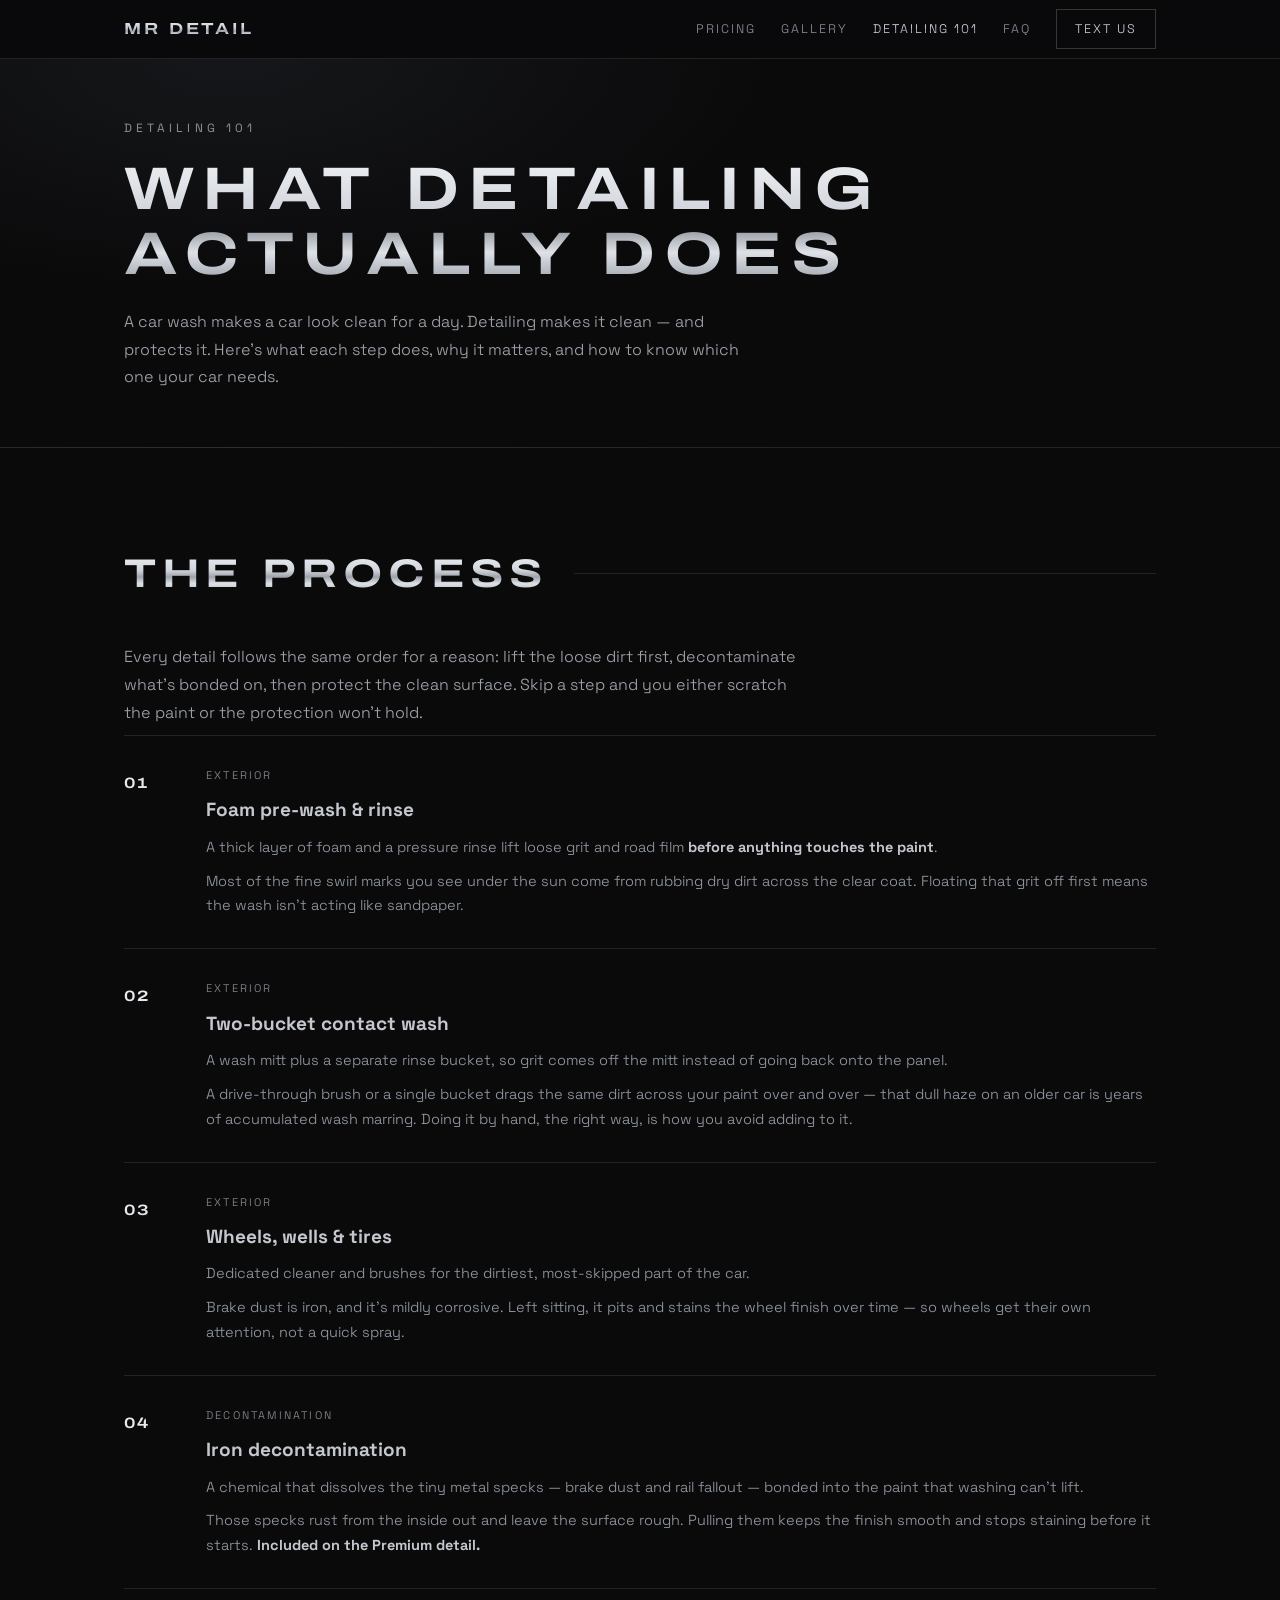
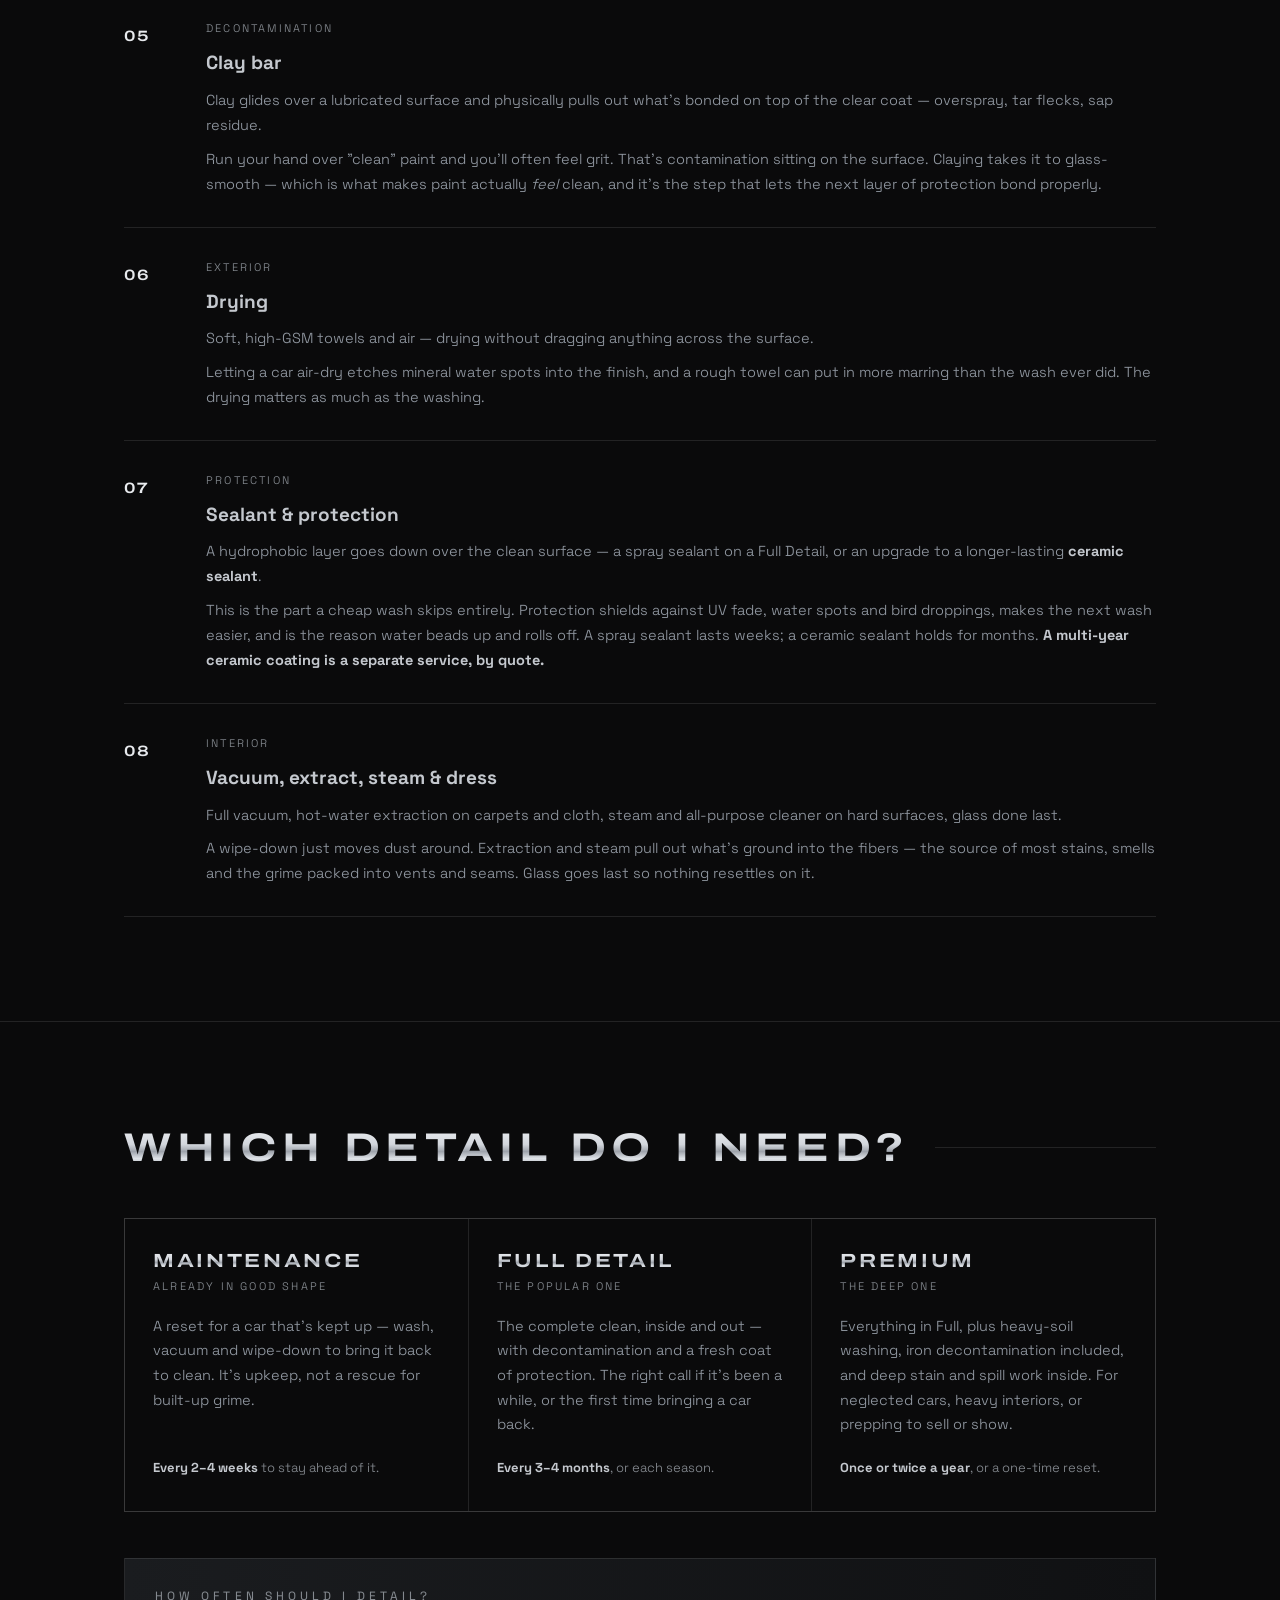
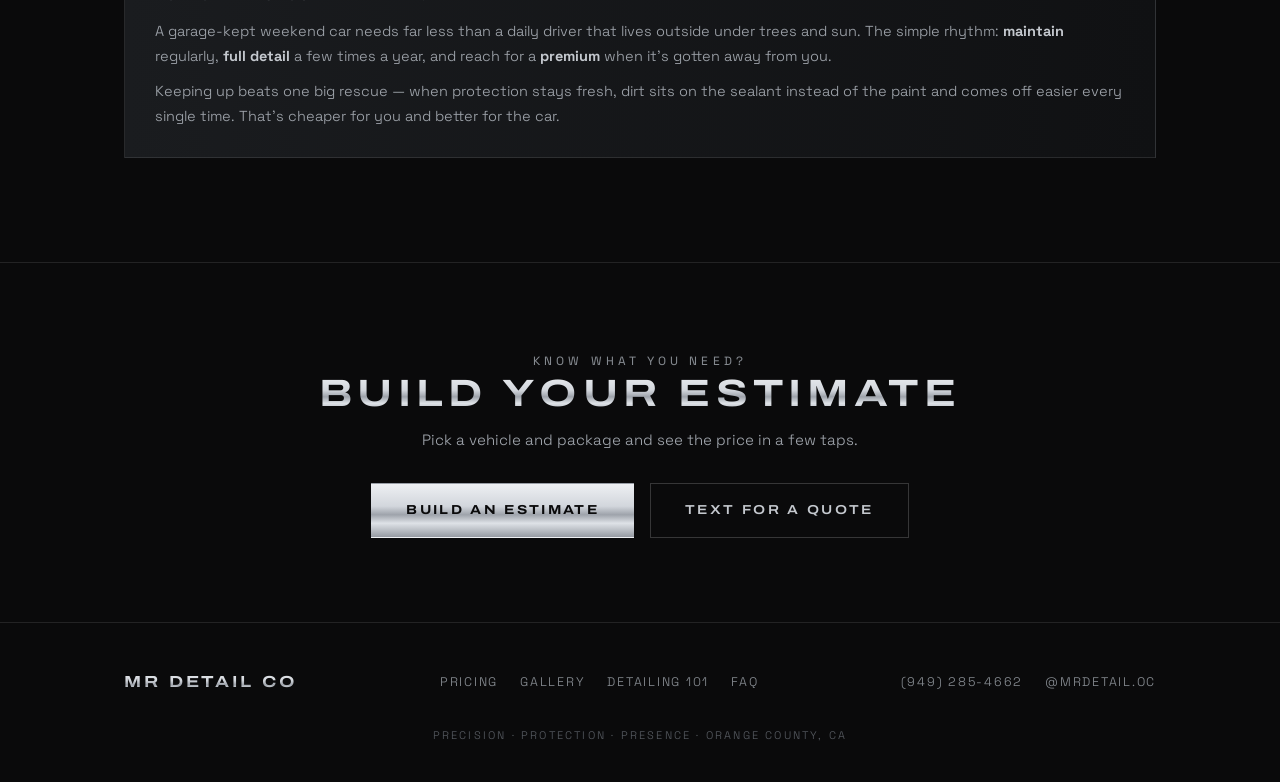
<file: detailing-101.html>
<!DOCTYPE html>
<html lang="en">
<head>
<meta charset="UTF-8">
<meta name="viewport" content="width=device-width, initial-scale=1.0">
<title>Detailing 101 — What Detailing Actually Does | MR Detail Co</title>
<meta name="description" content="What car detailing actually involves and why it matters — foam pre-wash, two-bucket wash, iron decontamination, clay bar, sealant and interior extraction explained. From MR Detail Co, Orange County.">
<link rel="preconnect" href="https://fonts.googleapis.com">
<link rel="preconnect" href="https://fonts.gstatic.com" crossorigin>
<link href="https://fonts.googleapis.com/css2?family=Archivo:wdth,wght@62..125,100..900&family=Space+Grotesk:wght@300..700&display=swap" rel="stylesheet">
<link rel="stylesheet" href="styles.css">
</head>
<body>

<nav class="nav">
  <div class="nav-in">
    <a class="nav-logo chrome" href="index.html">MR Detail</a>
    <div class="nav-links">
      <a href="index.html#services">Pricing</a>
      <a href="gallery.html">Gallery</a>
      <a href="detailing-101.html" aria-current="page">Detailing 101</a>
      <a href="faq.html">FAQ</a>
      <a class="nav-cta" href="sms:+19492854662">Text us</a>
    </div>
  </div>
</nav>

<header class="page-head">
  <div class="wrap">
    <span class="eyebrow">Detailing 101</span>
    <h1 class="display chrome">What Detailing Actually Does</h1>
    <p class="lede">A car wash makes a car look clean for a day. Detailing makes it clean — and protects it. Here's what each step does, why it matters, and how to know which one your car needs.</p>
  </div>
</header>

<section id="process">
  <div class="wrap">
    <div class="sec-head"><h2 class="display chrome">The Process</h2><div class="rule"></div></div>
    <p class="guide-lede">Every detail follows the same order for a reason: lift the loose dirt first, decontaminate what's bonded on, then protect the clean surface. Skip a step and you either scratch the paint or the protection won't hold.</p>

    <div class="proc">

      <div class="proc-item">
        <span class="pn"></span>
        <div>
          <span class="tagword">Exterior</span>
          <h3>Foam pre-wash &amp; rinse</h3>
          <p>A thick layer of foam and a pressure rinse lift loose grit and road film <b>before anything touches the paint</b>.</p>
          <p>Most of the fine swirl marks you see under the sun come from rubbing dry dirt across the clear coat. Floating that grit off first means the wash isn't acting like sandpaper.</p>
        </div>
      </div>

      <div class="proc-item">
        <span class="pn"></span>
        <div>
          <span class="tagword">Exterior</span>
          <h3>Two-bucket contact wash</h3>
          <p>A wash mitt plus a separate rinse bucket, so grit comes off the mitt instead of going back onto the panel.</p>
          <p>A drive-through brush or a single bucket drags the same dirt across your paint over and over — that dull haze on an older car is years of accumulated wash marring. Doing it by hand, the right way, is how you avoid adding to it.</p>
        </div>
      </div>

      <div class="proc-item">
        <span class="pn"></span>
        <div>
          <span class="tagword">Exterior</span>
          <h3>Wheels, wells &amp; tires</h3>
          <p>Dedicated cleaner and brushes for the dirtiest, most-skipped part of the car.</p>
          <p>Brake dust is iron, and it's mildly corrosive. Left sitting, it pits and stains the wheel finish over time — so wheels get their own attention, not a quick spray.</p>
        </div>
      </div>

      <div class="proc-item">
        <span class="pn"></span>
        <div>
          <span class="tagword">Decontamination</span>
          <h3>Iron decontamination</h3>
          <p>A chemical that dissolves the tiny metal specks — brake dust and rail fallout — bonded into the paint that washing can't lift.</p>
          <p>Those specks rust from the inside out and leave the surface rough. Pulling them keeps the finish smooth and stops staining before it starts. <b>Included on the Premium detail.</b></p>
        </div>
      </div>

      <div class="proc-item">
        <span class="pn"></span>
        <div>
          <span class="tagword">Decontamination</span>
          <h3>Clay bar</h3>
          <p>Clay glides over a lubricated surface and physically pulls out what's bonded on top of the clear coat — overspray, tar flecks, sap residue.</p>
          <p>Run your hand over "clean" paint and you'll often feel grit. That's contamination sitting on the surface. Claying takes it to glass-smooth — which is what makes paint actually <i>feel</i> clean, and it's the step that lets the next layer of protection bond properly.</p>
        </div>
      </div>

      <div class="proc-item">
        <span class="pn"></span>
        <div>
          <span class="tagword">Exterior</span>
          <h3>Drying</h3>
          <p>Soft, high-GSM towels and air — drying without dragging anything across the surface.</p>
          <p>Letting a car air-dry etches mineral water spots into the finish, and a rough towel can put in more marring than the wash ever did. The drying matters as much as the washing.</p>
        </div>
      </div>

      <div class="proc-item">
        <span class="pn"></span>
        <div>
          <span class="tagword">Protection</span>
          <h3>Sealant &amp; protection</h3>
          <p>A hydrophobic layer goes down over the clean surface — a spray sealant on a Full Detail, or an upgrade to a longer-lasting <b>ceramic sealant</b>.</p>
          <p>This is the part a cheap wash skips entirely. Protection shields against UV fade, water spots and bird droppings, makes the next wash easier, and is the reason water beads up and rolls off. A spray sealant lasts weeks; a ceramic sealant holds for months. <b>A multi-year ceramic coating is a separate service, by quote.</b></p>
        </div>
      </div>

      <div class="proc-item">
        <span class="pn"></span>
        <div>
          <span class="tagword">Interior</span>
          <h3>Vacuum, extract, steam &amp; dress</h3>
          <p>Full vacuum, hot-water extraction on carpets and cloth, steam and all-purpose cleaner on hard surfaces, glass done last.</p>
          <p>A wipe-down just moves dust around. Extraction and steam pull out what's ground into the fibers — the source of most stains, smells and the grime packed into vents and seams. Glass goes last so nothing resettles on it.</p>
        </div>
      </div>

    </div>
  </div>
</section>

<section id="which">
  <div class="wrap">
    <div class="sec-head"><h2 class="display chrome">Which Detail Do I Need?</h2><div class="rule"></div></div>

    <div class="pick-grid">
      <div class="pick">
        <h3 class="display chrome">Maintenance</h3>
        <p class="for">Already in good shape</p>
        <p>A reset for a car that's kept up — wash, vacuum and wipe-down to bring it back to clean. It's upkeep, not a rescue for built-up grime.</p>
        <p class="when"><b>Every 2–4 weeks</b> to stay ahead of it.</p>
      </div>
      <div class="pick">
        <h3 class="display chrome">Full Detail</h3>
        <p class="for">The popular one</p>
        <p>The complete clean, inside and out — with decontamination and a fresh coat of protection. The right call if it's been a while, or the first time bringing a car back.</p>
        <p class="when"><b>Every 3–4 months</b>, or each season.</p>
      </div>
      <div class="pick">
        <h3 class="display chrome">Premium</h3>
        <p class="for">The deep one</p>
        <p>Everything in Full, plus heavy-soil washing, iron decontamination included, and deep stain and spill work inside. For neglected cars, heavy interiors, or prepping to sell or show.</p>
        <p class="when"><b>Once or twice a year</b>, or a one-time reset.</p>
      </div>
    </div>

    <div class="callout">
      <span class="eyebrow">How often should I detail?</span>
      <p>A garage-kept weekend car needs far less than a daily driver that lives outside under trees and sun. The simple rhythm: <b>maintain</b> regularly, <b>full detail</b> a few times a year, and reach for a <b>premium</b> when it's gotten away from you.</p>
      <p>Keeping up beats one big rescue — when protection stays fresh, dirt sits on the sealant instead of the paint and comes off easier every single time. That's cheaper for you and better for the car.</p>
    </div>
  </div>
</section>

<section class="cta-band">
  <div class="wrap">
    <span class="eyebrow">Know what you need?</span>
    <h2 class="display chrome">Build your estimate</h2>
    <p>Pick a vehicle and package and see the price in a few taps.</p>
    <div class="cta-row">
      <a class="btn btn-solid" href="index.html#estimate">Build an estimate</a>
      <a class="btn" href="sms:+19492854662">Text for a quote</a>
    </div>
  </div>
</section>

<footer class="site-footer">
  <div class="wrap foot-in">
    <a class="foot-logo chrome" href="index.html">MR Detail Co</a>
    <nav class="foot-links">
      <a href="index.html#services">Pricing</a>
      <a href="gallery.html">Gallery</a>
      <a href="detailing-101.html">Detailing 101</a>
      <a href="faq.html">FAQ</a>
    </nav>
    <div class="foot-contact">
      <a href="tel:+19492854662">(949) 285-4662</a>
      <a href="https://instagram.com/mrdetail.oc" target="_blank" rel="noopener">@mrdetail.oc</a>
    </div>
  </div>
  <p class="foot-tag">Precision · Protection · Presence · Orange County, CA</p>
</footer>

</body>
</html>
</file>
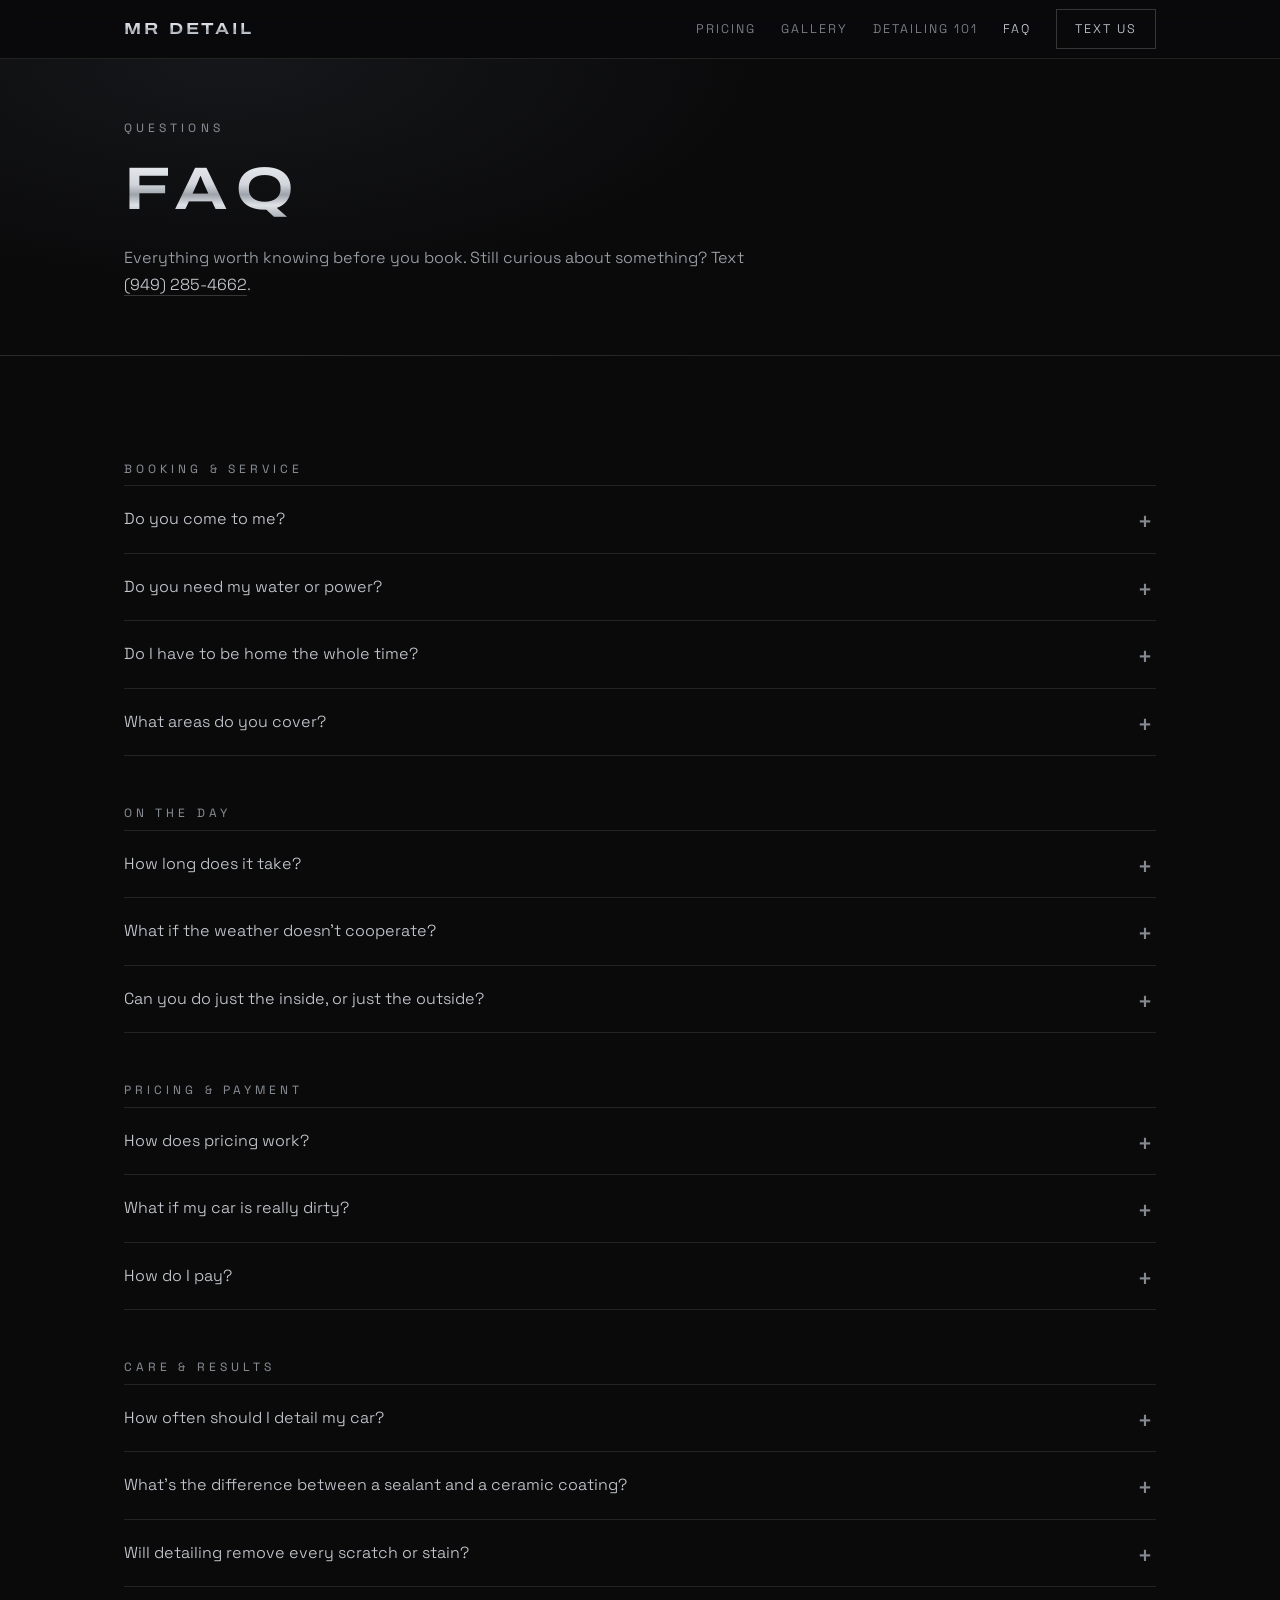
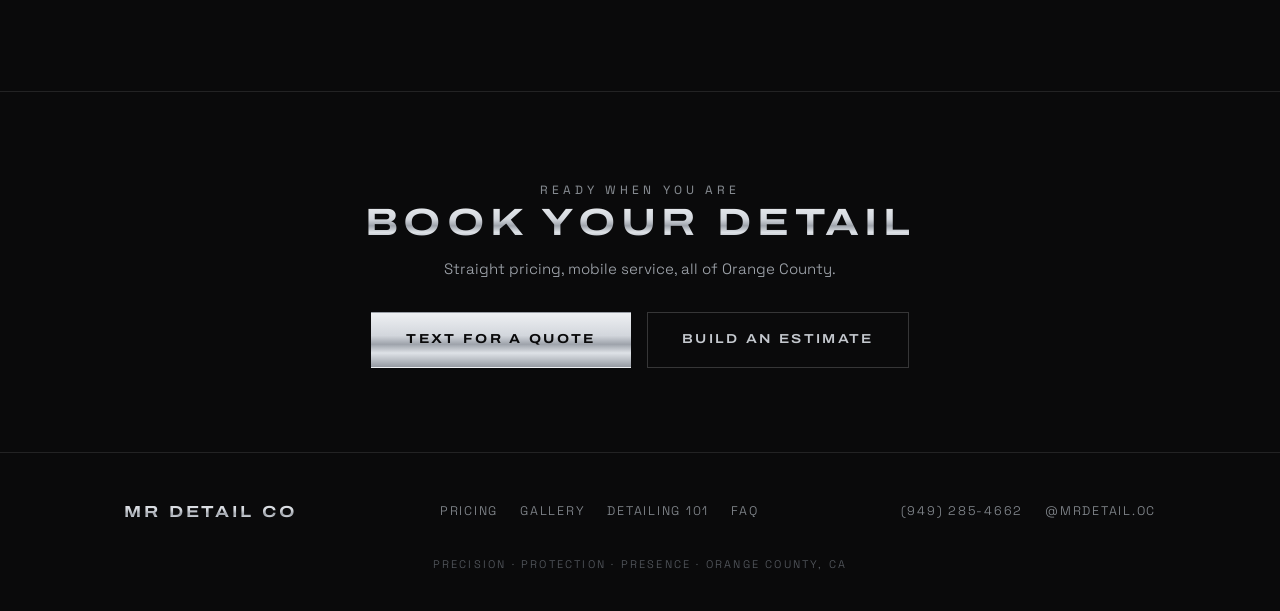
<file: faq.html>
<!DOCTYPE html>
<html lang="en">
<head>
<meta charset="UTF-8">
<meta name="viewport" content="width=device-width, initial-scale=1.0">
<title>FAQ — MR Detail Co | Mobile Detailing, Orange County</title>
<meta name="description" content="Common questions about MR Detail Co — mobile car detailing in Orange County. Service area, how long it takes, water and power, pricing, payment, and detailing care.">
<link rel="preconnect" href="https://fonts.googleapis.com">
<link rel="preconnect" href="https://fonts.gstatic.com" crossorigin>
<link href="https://fonts.googleapis.com/css2?family=Archivo:wdth,wght@62..125,100..900&family=Space+Grotesk:wght@300..700&display=swap" rel="stylesheet">
<link rel="stylesheet" href="styles.css">
<script type="application/ld+json">
{
  "@context": "https://schema.org",
  "@type": "FAQPage",
  "mainEntity": [
    {"@type":"Question","name":"Do you come to me?","acceptedAnswer":{"@type":"Answer","text":"Yes. MR Detail is fully mobile — we bring the detail to your driveway, office lot, or wherever the car is parked, anywhere in Orange County."}},
    {"@type":"Question","name":"Do you need my water or power?","acceptedAnswer":{"@type":"Answer","text":"No. We come fully self-contained with our own water and power, so all we need is a bit of space around the vehicle. No hose or outlet required on your end."}},
    {"@type":"Question","name":"What areas do you cover?","acceptedAnswer":{"@type":"Answer","text":"All of Orange County, based out of North Tustin — including Newport Beach, Irvine, Laguna, Coto de Caza and Tustin. Not sure if you're in range? Just text and ask."}},
    {"@type":"Question","name":"How long does a detail take?","acceptedAnswer":{"@type":"Answer","text":"It depends on size and package: Maintenance is about an hour, a Full Detail around 2 to 3 hours, and a Premium up to about four hours."}},
    {"@type":"Question","name":"Can you do just the inside or just the outside?","acceptedAnswer":{"@type":"Answer","text":"Yes. Maintenance and Full Detail are available inside and out, exterior only, or interior only. Premium is the complete inside-and-out service only."}},
    {"@type":"Question","name":"What if my car is really dirty?","acceptedAnswer":{"@type":"Answer","text":"Heavily soiled vehicles may be quoted up one tier on the day so the work matches the condition — always agreed before we start, never after. Heavy pet hair and set-in stains are priced per job."}},
    {"@type":"Question","name":"How often should I detail my car?","acceptedAnswer":{"@type":"Answer","text":"For most daily drivers, a maintenance wash every couple of weeks and a full detail a few times a year keeps it looking its best."}},
    {"@type":"Question","name":"What's the difference between a sealant and a ceramic coating?","acceptedAnswer":{"@type":"Answer","text":"A sealant is a protective layer that makes water bead and the finish easier to keep clean — a spray sealant lasts weeks, the ceramic sealant add-on holds for months. A full multi-year ceramic coating is a larger, separate job available by quote."}}
  ]
}
</script>
</head>
<body>

<nav class="nav">
  <div class="nav-in">
    <a class="nav-logo chrome" href="index.html">MR Detail</a>
    <div class="nav-links">
      <a href="index.html#services">Pricing</a>
      <a href="gallery.html">Gallery</a>
      <a href="detailing-101.html">Detailing 101</a>
      <a href="faq.html" aria-current="page">FAQ</a>
      <a class="nav-cta" href="sms:+19492854662">Text us</a>
    </div>
  </div>
</nav>

<header class="page-head">
  <div class="wrap">
    <span class="eyebrow">Questions</span>
    <h1 class="display chrome">FAQ</h1>
    <p class="lede">Everything worth knowing before you book. Still curious about something? Text <a href="sms:+19492854662" style="color:var(--silver);border-bottom:1px solid var(--line-strong)">(949)&nbsp;285-4662</a>.</p>
  </div>
</header>

<section>
  <div class="wrap">

    <div class="faq-group">
      <span class="eyebrow">Booking &amp; service</span>
      <div class="faq">
        <details>
          <summary>Do you come to me?</summary>
          <div class="ans"><p>Yes — MR Detail is fully mobile. I bring the detail to your driveway, office lot, or wherever the car is parked, anywhere in Orange County.</p></div>
        </details>
        <details>
          <summary>Do you need my water or power?</summary>
          <div class="ans"><p>No. I come fully self-contained with my own water and power, so all I need is a bit of space to work around the vehicle. No hose, no outlet, nothing on your end.</p></div>
        </details>
        <details>
          <summary>Do I have to be home the whole time?</summary>
          <div class="ans"><p>Not the whole time. I just need access to the vehicle and a little room around it — we'll sort out keys and access when you book. Plenty of clients hand it over and come back to a finished car.</p></div>
        </details>
        <details>
          <summary>What areas do you cover?</summary>
          <div class="ans"><p>All of Orange County, based out of North Tustin — Newport Beach, Irvine, Laguna, Coto de Caza, Tustin and everywhere between. Not sure if you're in range? Text me and ask.</p></div>
        </details>
      </div>
    </div>

    <div class="faq-group">
      <span class="eyebrow">On the day</span>
      <div class="faq">
        <details>
          <summary>How long does it take?</summary>
          <div class="ans"><p>Depends on size and package: Maintenance runs about an hour, a Full Detail around 2–3 hours, and a Premium up to about four. You'll get a time window when you book.</p></div>
        </details>
        <details>
          <summary>What if the weather doesn't cooperate?</summary>
          <div class="ans"><p>If it's not workable on the day, we'll simply find another time — no charge for moving it.</p></div>
        </details>
        <details>
          <summary>Can you do just the inside, or just the outside?</summary>
          <div class="ans"><p>Yes. Maintenance and Full Detail both come as inside &amp; out, exterior only, or interior only. Premium is the complete inside-and-out service only.</p></div>
        </details>
      </div>
    </div>

    <div class="faq-group">
      <span class="eyebrow">Pricing &amp; payment</span>
      <div class="faq">
        <details>
          <summary>How does pricing work?</summary>
          <div class="ans"><p>Straight from the menu — pick your vehicle size and package and that's the price. The <a href="index.html#estimate">estimate builder</a> gives you a number in a few taps, add-ons included.</p></div>
        </details>
        <details>
          <summary>What if my car is really dirty?</summary>
          <div class="ans"><p>Heavily soiled vehicles may be quoted up one tier on the day so the work matches the condition — I'll always tell you before I start, never after. Heavy pet hair and set-in stains are priced per job.</p></div>
        </details>
        <details>
          <summary>How do I pay?</summary>
          <div class="ans"><p>We'll sort payment out when you book — just ask and I'll let you know the options.</p></div>
        </details>
      </div>
    </div>

    <div class="faq-group">
      <span class="eyebrow">Care &amp; results</span>
      <div class="faq">
        <details>
          <summary>How often should I detail my car?</summary>
          <div class="ans"><p>For most daily drivers, a maintenance wash every couple of weeks and a full detail a few times a year keeps it looking its best. There's more on this on the <a href="detailing-101.html">Detailing 101</a> page.</p></div>
        </details>
        <details>
          <summary>What's the difference between a sealant and a ceramic coating?</summary>
          <div class="ans"><p>A sealant is a protective layer that makes water bead and the finish easier to keep clean — a spray sealant lasts weeks, the Gtechniq ceramic sealant add-on holds for months. A full multi-year ceramic coating is a bigger, separate job, available by quote.</p></div>
        </details>
        <details>
          <summary>Will detailing remove every scratch or stain?</summary>
          <div class="ans"><p>Detailing makes a car genuinely clean and protected and lifts a lot — but some deep scratches or set-in stains need paint correction or may not fully come out. If something's borderline, send a photo first and I'll tell you straight what to expect.</p></div>
        </details>
      </div>
    </div>

  </div>
</section>

<section class="cta-band">
  <div class="wrap">
    <span class="eyebrow">Ready when you are</span>
    <h2 class="display chrome">Book your detail</h2>
    <p>Straight pricing, mobile service, all of Orange County.</p>
    <div class="cta-row">
      <a class="btn btn-solid" href="sms:+19492854662">Text for a quote</a>
      <a class="btn" href="index.html#estimate">Build an estimate</a>
    </div>
  </div>
</section>

<footer class="site-footer">
  <div class="wrap foot-in">
    <a class="foot-logo chrome" href="index.html">MR Detail Co</a>
    <nav class="foot-links">
      <a href="index.html#services">Pricing</a>
      <a href="gallery.html">Gallery</a>
      <a href="detailing-101.html">Detailing 101</a>
      <a href="faq.html">FAQ</a>
    </nav>
    <div class="foot-contact">
      <a href="tel:+19492854662">(949) 285-4662</a>
      <a href="https://instagram.com/mrdetail.oc" target="_blank" rel="noopener">@mrdetail.oc</a>
    </div>
  </div>
  <p class="foot-tag">Precision · Protection · Presence · Orange County, CA</p>
</footer>

</body>
</html>
</file>
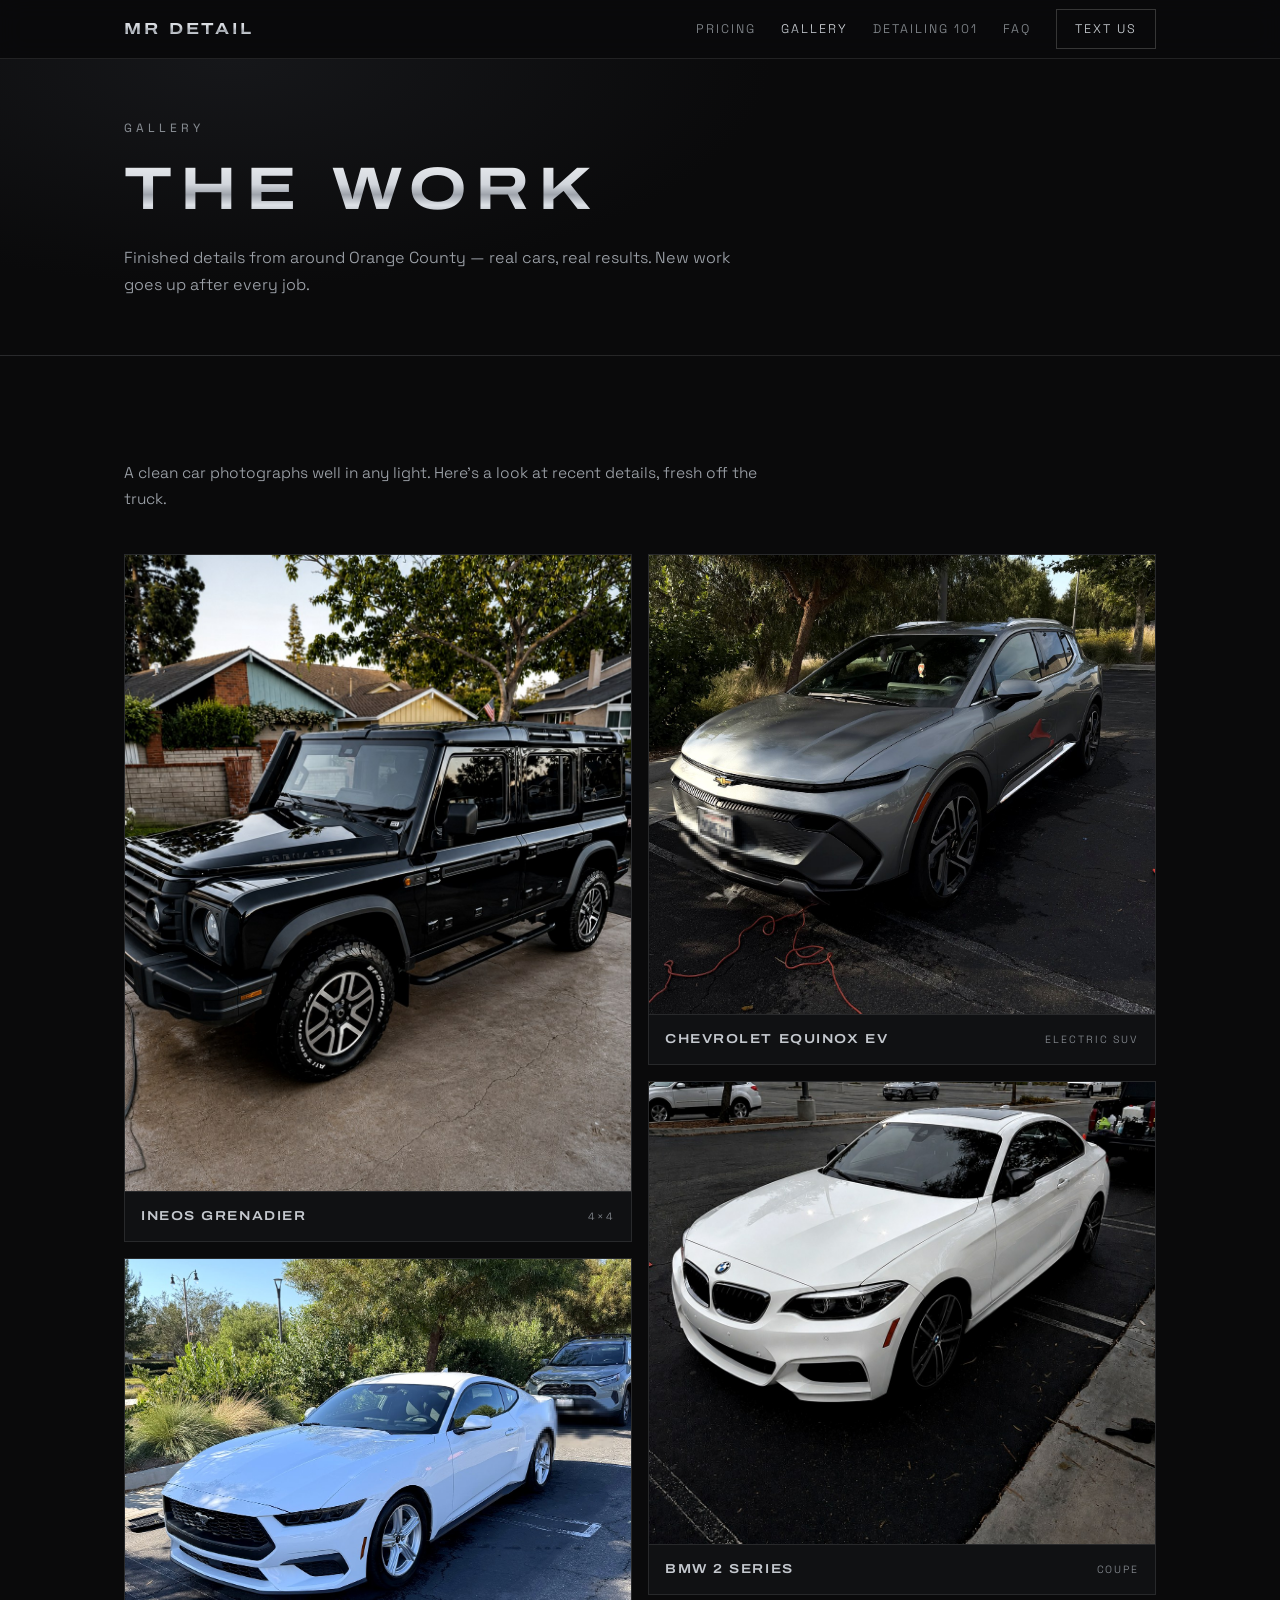
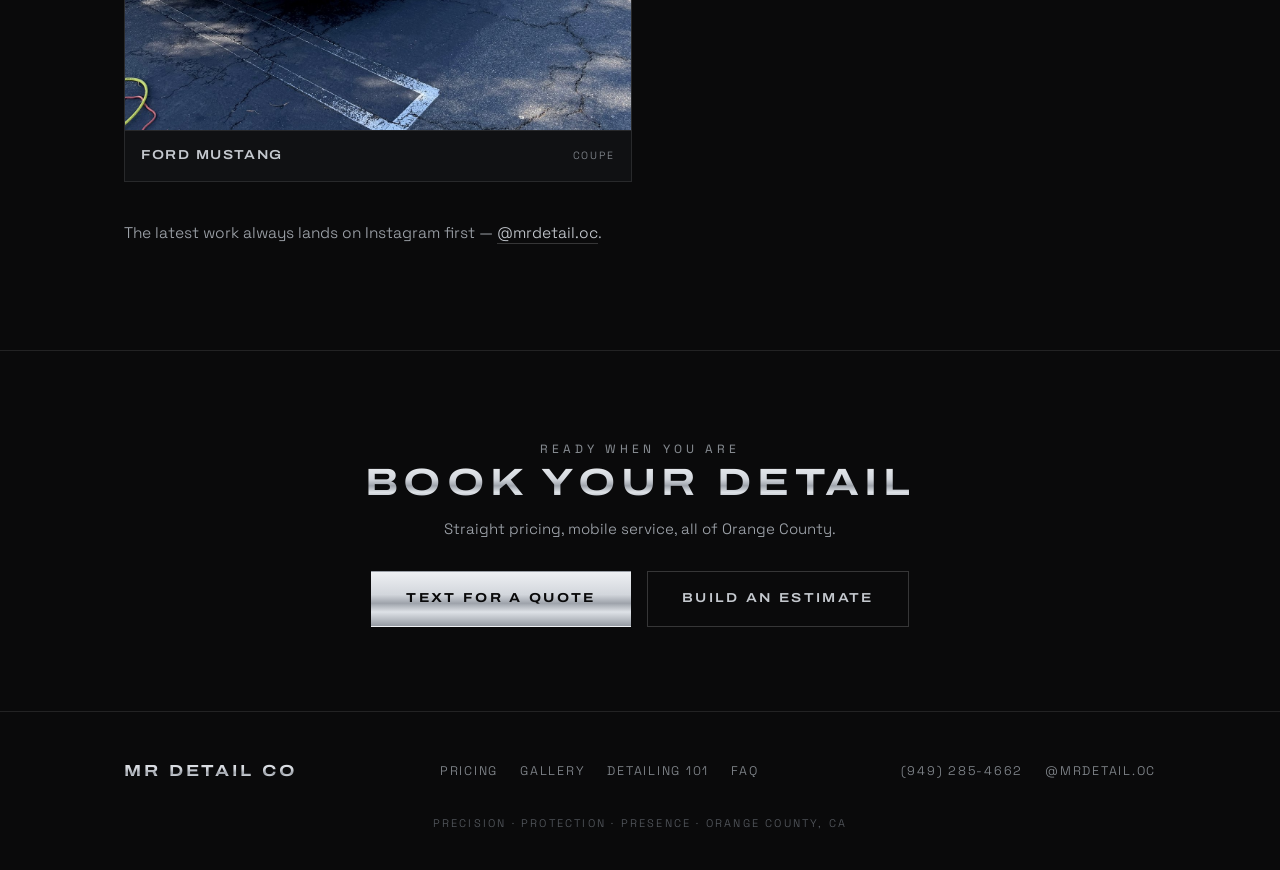
<file: gallery.html>
<!DOCTYPE html>
<html lang="en">
<head>
<meta charset="UTF-8">
<meta name="viewport" content="width=device-width, initial-scale=1.0">
<title>The Work — MR Detail Co | Mobile Detailing, Orange County</title>
<meta name="description" content="Recent detailing work from MR Detail Co — premium mobile car detailing in Orange County, CA. Finished results on a Ford Mustang, Chevrolet Equinox EV, Ineos Grenadier, BMW 2 Series and more.">
<link rel="preconnect" href="https://fonts.googleapis.com">
<link rel="preconnect" href="https://fonts.gstatic.com" crossorigin>
<link href="https://fonts.googleapis.com/css2?family=Archivo:wdth,wght@62..125,100..900&family=Space+Grotesk:wght@300..700&display=swap" rel="stylesheet">
<link rel="stylesheet" href="styles.css">
</head>
<body>

<nav class="nav">
  <div class="nav-in">
    <a class="nav-logo chrome" href="index.html">MR Detail</a>
    <div class="nav-links">
      <a href="index.html#services">Pricing</a>
      <a href="gallery.html" aria-current="page">Gallery</a>
      <a href="detailing-101.html">Detailing 101</a>
      <a href="faq.html">FAQ</a>
      <a class="nav-cta" href="sms:+19492854662">Text us</a>
    </div>
  </div>
</nav>

<header class="page-head">
  <div class="wrap">
    <span class="eyebrow">Gallery</span>
    <h1 class="display chrome">The Work</h1>
    <p class="lede">Finished details from around Orange County — real cars, real results. New work goes up after every job.</p>
  </div>
</header>

<section>
  <div class="wrap">
    <p class="shots-intro">A clean car photographs well in any light. Here's a look at recent details, fresh off the truck.</p>

    <!--
      ADDING MORE PHOTOS:
      1) Drop the image into the images/gallery/ folder (e.g. images/gallery/tahoe.jpg).
      2) Copy one <figure class="shot"> block below, point the src at your new file,
         and update the vehicle name + tag. That's it.
      Phone photos are fine. Landscape or portrait both work — the layout adapts.
    -->

    <div class="shots">

      <figure class="shot">
        <img src="images/gallery/grenadier.jpg" alt="Detailed gloss-black Ineos Grenadier in an Orange County driveway" loading="lazy">
        <figcaption><span class="v">Ineos Grenadier</span><span class="s">4&times;4</span></figcaption>
      </figure>

      <figure class="shot">
        <img src="images/gallery/mustang.jpg" alt="Detailed white Ford Mustang, exterior finished" loading="lazy">
        <figcaption><span class="v">Ford Mustang</span><span class="s">Coupe</span></figcaption>
      </figure>

      <figure class="shot">
        <img src="images/gallery/equinox.jpg" alt="Detailed silver Chevrolet Equinox EV" loading="lazy">
        <figcaption><span class="v">Chevrolet Equinox EV</span><span class="s">Electric SUV</span></figcaption>
      </figure>

      <figure class="shot">
        <img src="images/gallery/bmw.jpg" alt="Detailed white BMW 2 Series coupe" loading="lazy">
        <figcaption><span class="v">BMW 2 Series</span><span class="s">Coupe</span></figcaption>
      </figure>

    </div>

    <p class="shots-intro" style="margin-top:38px;margin-bottom:0">The latest work always lands on Instagram first — <a href="https://instagram.com/mrdetail.oc" target="_blank" rel="noopener" style="color:var(--silver);border-bottom:1px solid var(--line-strong)">@mrdetail.oc</a>.</p>
  </div>
</section>

<section class="cta-band">
  <div class="wrap">
    <span class="eyebrow">Ready when you are</span>
    <h2 class="display chrome">Book your detail</h2>
    <p>Straight pricing, mobile service, all of Orange County.</p>
    <div class="cta-row">
      <a class="btn btn-solid" href="sms:+19492854662">Text for a quote</a>
      <a class="btn" href="index.html#estimate">Build an estimate</a>
    </div>
  </div>
</section>

<footer class="site-footer">
  <div class="wrap foot-in">
    <a class="foot-logo chrome" href="index.html">MR Detail Co</a>
    <nav class="foot-links">
      <a href="index.html#services">Pricing</a>
      <a href="gallery.html">Gallery</a>
      <a href="detailing-101.html">Detailing 101</a>
      <a href="faq.html">FAQ</a>
    </nav>
    <div class="foot-contact">
      <a href="tel:+19492854662">(949) 285-4662</a>
      <a href="https://instagram.com/mrdetail.oc" target="_blank" rel="noopener">@mrdetail.oc</a>
    </div>
  </div>
  <p class="foot-tag">Precision · Protection · Presence · Orange County, CA</p>
</footer>

</body>
</html>
</file>
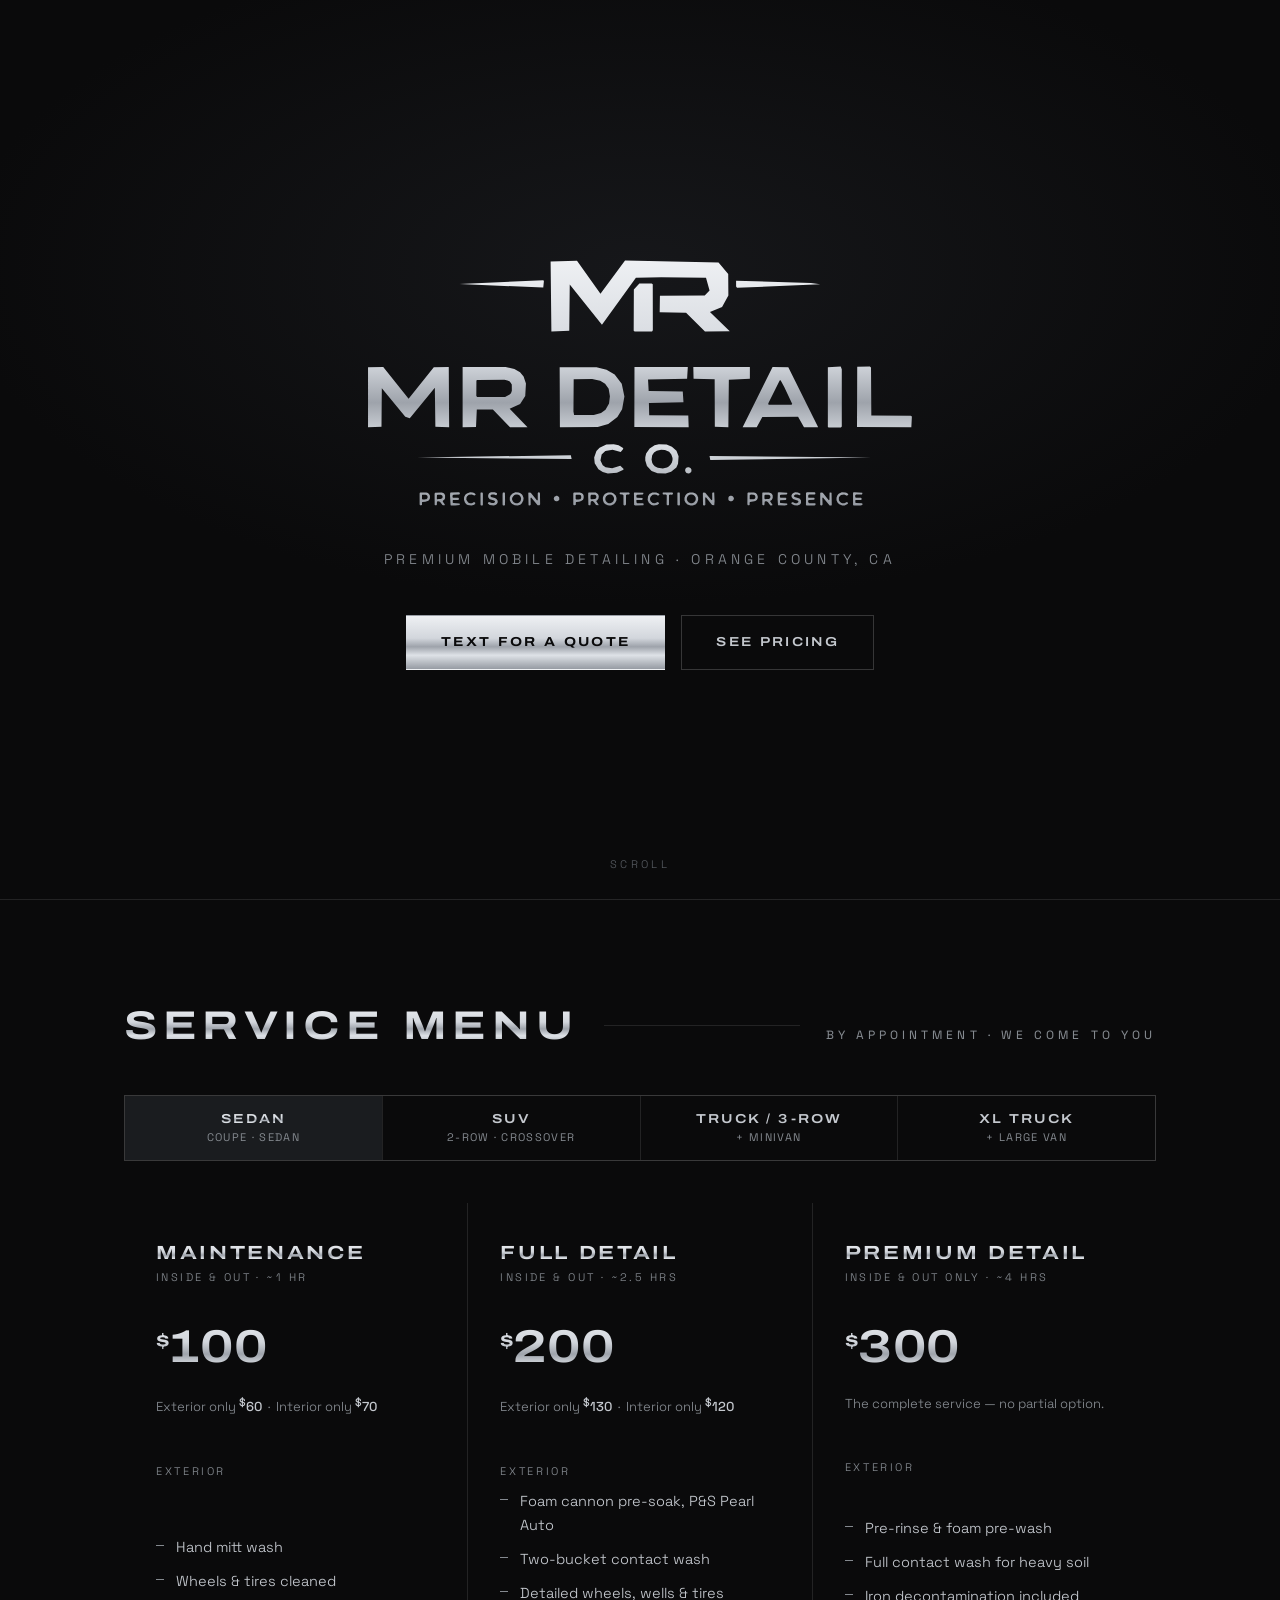
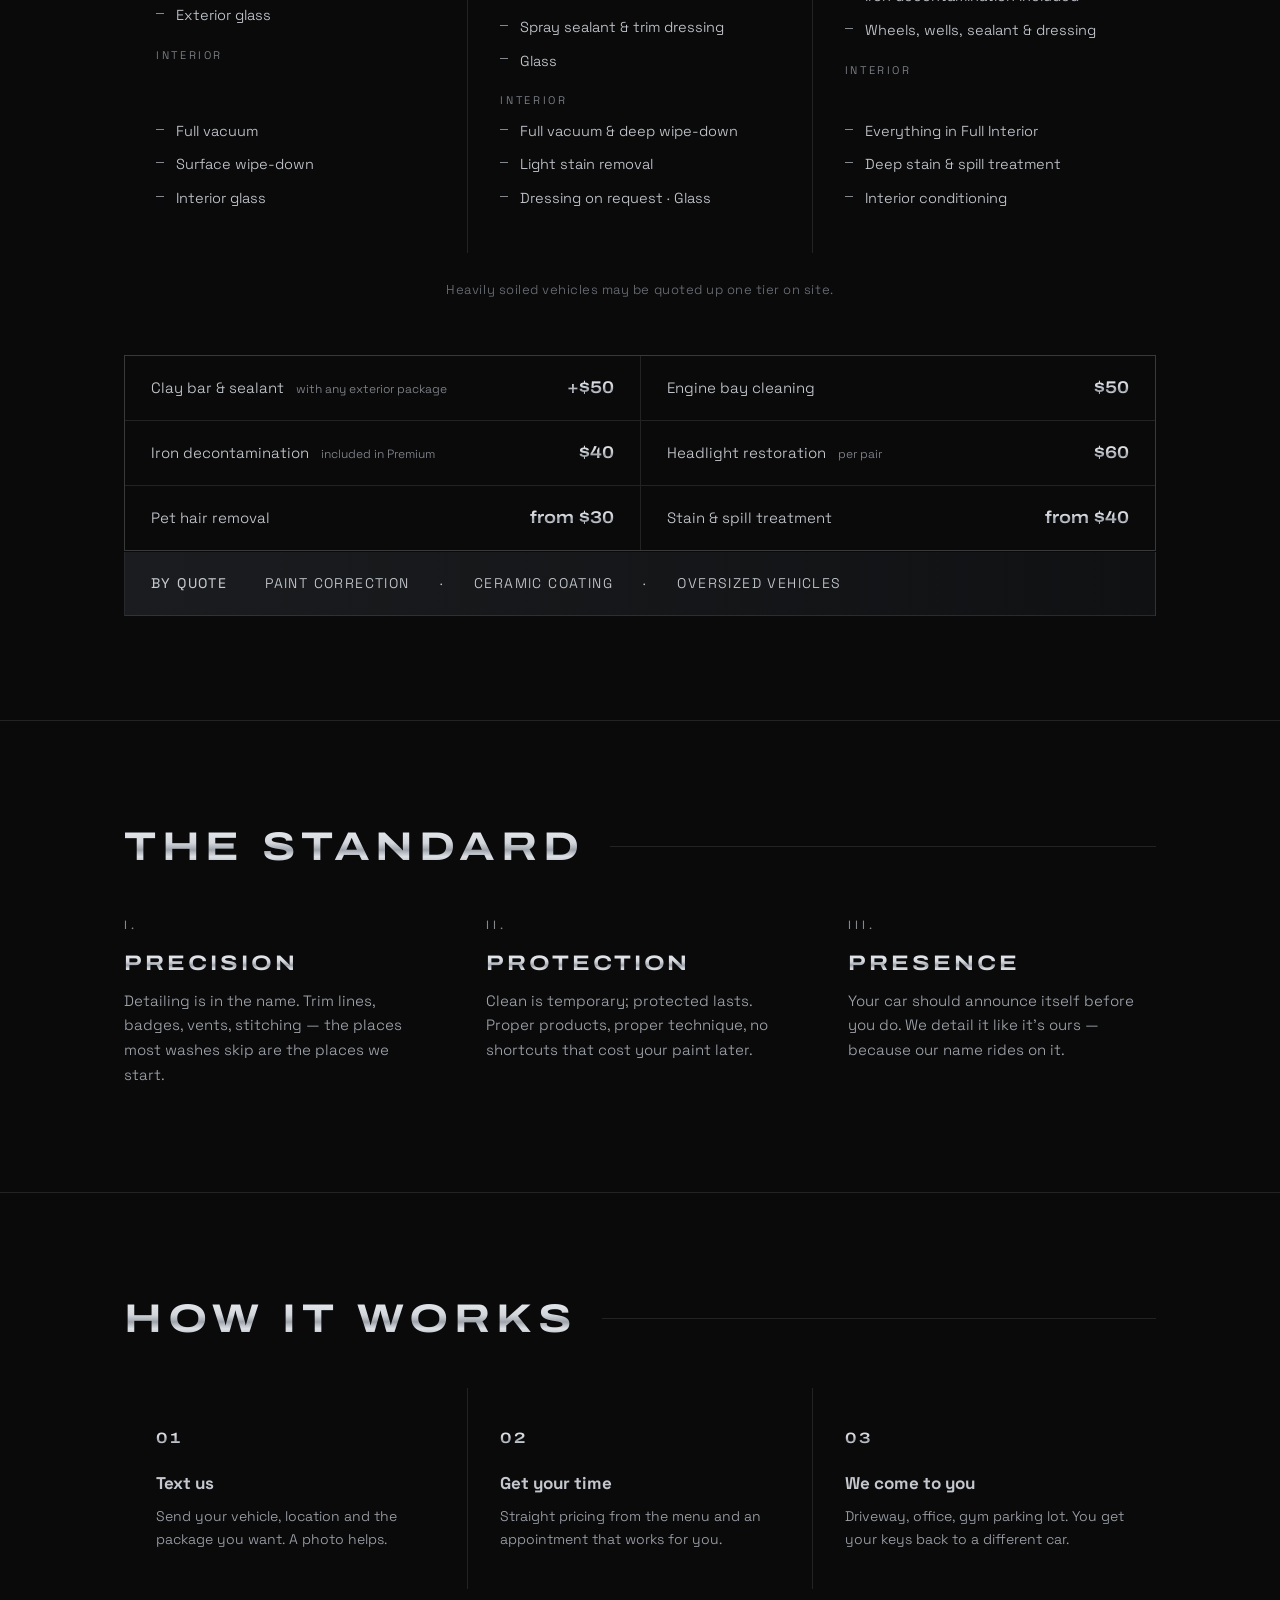
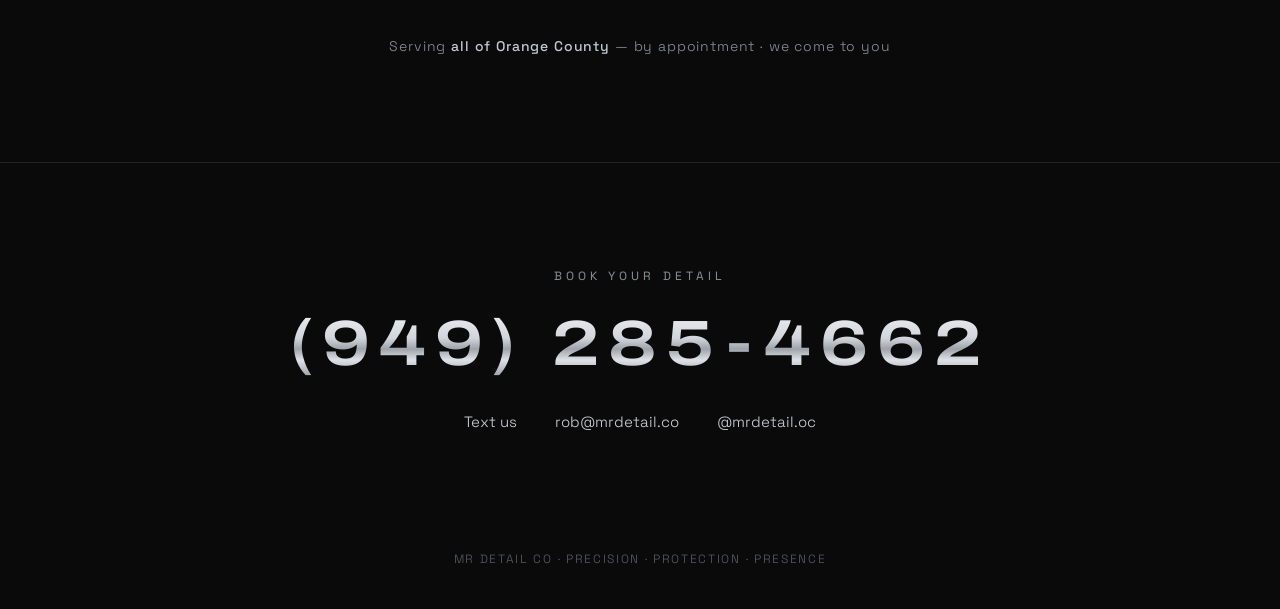
<file: mrdetail_co_index.html>
<!DOCTYPE html>
<html lang="en">
<head>
<meta charset="UTF-8">
<meta name="viewport" content="width=device-width, initial-scale=1.0">
<title>MR Detail Co — Premium Mobile Detailing, Orange County</title>
<meta name="description" content="MR Detail Co. Premium mobile car detailing in Orange County, CA. Maintenance from $100, Full Detail from $200, Premium from $300. We come to you — text (949) 285-4662.">
<link rel="preconnect" href="https://fonts.googleapis.com">
<link rel="preconnect" href="https://fonts.gstatic.com" crossorigin>
<link href="https://fonts.googleapis.com/css2?family=Archivo:wdth,wght@62..125,100..900&family=Space+Grotesk:wght@300..700&display=swap" rel="stylesheet">
<script type="application/ld+json">
{
  "@context": "https://schema.org",
  "@type": "AutoWash",
  "name": "MR Detail Co",
  "description": "Premium mobile car detailing serving Orange County, CA. We come to you.",
  "telephone": "+19492854662",
  "email": "rob@mrdetail.co",
  "url": "https://mrdetail.co",
  "areaServed": "Orange County, CA",
  "priceRange": "$60-$420",
  "sameAs": ["https://instagram.com/mrdetail.oc"]
}
</script>
<style>
:root{
  --ink:#0a0a0b;
  --panel:#101113;
  --line:rgba(255,255,255,.10);
  --line-strong:rgba(255,255,255,.18);
  --silver-hi:#f0f1f3;
  --silver:#c4c8ce;
  --silver-low:#84898f;
  --chrome:linear-gradient(180deg,#eef0f3 0%,#d2d6dc 42%,#9ea3ab 58%,#dee2e7 74%,#969ba3 100%);
}
*{margin:0;padding:0;box-sizing:border-box}
html{scroll-behavior:smooth}
body{background:var(--ink);color:var(--silver);font-family:'Space Grotesk',sans-serif;font-weight:340;line-height:1.65;-webkit-font-smoothing:antialiased}
::selection{background:#3a3d42;color:#fff}
a{color:inherit;text-decoration:none}
:focus-visible{outline:2px solid var(--silver);outline-offset:3px}
.wrap{max-width:1080px;margin:0 auto;padding:0 24px}
.display{font-family:'Archivo',sans-serif;font-variation-settings:'wdth' 122,'wght' 680;text-transform:uppercase;letter-spacing:.14em;line-height:1.08}
.chrome{background:var(--chrome);-webkit-background-clip:text;background-clip:text;color:transparent}
.eyebrow{font-size:12px;letter-spacing:.34em;text-transform:uppercase;color:var(--silver-low);font-weight:430}

/* hero */
.hero{min-height:100svh;display:flex;flex-direction:column;align-items:center;justify-content:center;text-align:center;position:relative;padding:96px 24px 72px;background:radial-gradient(1100px 540px at 50% 30%, #16171a 0%, var(--ink) 62%);border-bottom:1px solid var(--line)}
.logo-frame{position:relative;width:min(560px,86vw)}
.logo-frame svg{width:100%;height:auto;display:block}
.sweep{position:absolute;inset:0;pointer-events:none;background:linear-gradient(115deg,transparent 38%,rgba(255,255,255,.34) 50%,transparent 62%);background-size:300% 100%;background-position:120% 0;animation:sweep 7s ease-in-out infinite;mix-blend-mode:overlay}
@keyframes sweep{0%,55%{background-position:130% 0}80%,100%{background-position:-60% 0}}
@media (prefers-reduced-motion:reduce){.sweep{animation:none;display:none}}
.hero .sub{margin-top:34px;font-size:14px;letter-spacing:.30em;text-transform:uppercase;color:var(--silver-low)}
.cta-row{margin-top:44px;display:flex;gap:16px;flex-wrap:wrap;justify-content:center}
.btn{display:inline-block;padding:16px 34px;font-family:'Archivo',sans-serif;font-variation-settings:'wdth' 116,'wght' 600;letter-spacing:.18em;text-transform:uppercase;font-size:13px;border:1px solid var(--line-strong);transition:border-color .25s,background .25s,color .25s;background:none;color:var(--silver);cursor:pointer}
.btn:hover{border-color:var(--silver)}
.btn-solid{background:var(--chrome);color:#0a0a0b;border-color:transparent;font-variation-settings:'wdth' 116,'wght' 700}
.btn-solid:hover{filter:brightness(1.06)}
.hero .scroll-hint{position:absolute;bottom:26px;left:50%;transform:translateX(-50%);font-size:11px;letter-spacing:.3em;color:#54585e;text-transform:uppercase}

section{padding:104px 0;border-bottom:1px solid var(--line)}
.sec-head{display:flex;align-items:baseline;gap:26px;margin-bottom:48px;flex-wrap:wrap}
.sec-head h2{font-size:clamp(26px,4vw,40px)}
.sec-head .rule{flex:1;height:1px;background:var(--line);min-width:60px;align-self:center}

/* size selector */
.size-row{display:flex;gap:1px;background:var(--line);border:1px solid var(--line);margin-bottom:42px;flex-wrap:wrap}
.size-btn{flex:1;min-width:140px;background:var(--ink);border:none;color:var(--silver-low);font-family:'Space Grotesk',sans-serif;padding:16px 10px;cursor:pointer;transition:background .25s,color .25s;text-align:center}
.size-btn .t{display:block;font-family:'Archivo',sans-serif;font-variation-settings:'wdth' 118,'wght' 620;text-transform:uppercase;letter-spacing:.16em;font-size:13px;color:var(--silver)}
.size-btn .s{display:block;font-size:11px;letter-spacing:.12em;text-transform:uppercase;margin-top:4px}
.size-btn[aria-pressed="true"]{background:#1a1c1f}
.size-btn[aria-pressed="true"] .t{background:var(--chrome);-webkit-background-clip:text;background-clip:text;color:transparent}
.size-btn:hover{background:#141518}

/* package cards */
.cards{display:grid;grid-template-columns:repeat(3,1fr);gap:1px;background:var(--line)}
.card{background:var(--ink);padding:40px 32px 42px;transition:background .3s;display:flex;flex-direction:column}
.card:hover{background:var(--panel)}
.card h3{font-size:19px;margin-bottom:4px}
.card .meta{font-size:11px;letter-spacing:.22em;text-transform:uppercase;color:var(--silver-low);margin-bottom:24px}
.price{font-family:'Archivo',sans-serif;font-variation-settings:'wdth' 120,'wght' 650;font-size:46px;letter-spacing:.02em;margin-bottom:6px}
.price sup{font-size:.45em;vertical-align:.7em;letter-spacing:0}
.split{font-size:13px;color:var(--silver-low);margin-bottom:24px;line-height:1.9}
.split b{color:var(--silver);font-weight:500}
.card ul{list-style:none;display:grid;gap:10px;font-size:14.5px;color:var(--silver);margin-top:auto}
.card li{padding-left:20px;position:relative}
.card li::before{content:"";position:absolute;left:0;top:.62em;width:8px;height:1px;background:var(--silver-low)}
.card .grp{font-size:11px;letter-spacing:.24em;text-transform:uppercase;color:var(--silver-low);margin:18px 0 10px}
.card .grp:first-of-type{margin-top:0}
.soil-note{margin-top:26px;font-size:13px;color:#6a6f76;text-align:center;letter-spacing:.04em}

/* add-ons */
.addons{margin-top:54px;display:grid;grid-template-columns:1fr 1fr;gap:1px;background:var(--line);border:1px solid var(--line)}
.addon{background:var(--ink);display:flex;justify-content:space-between;align-items:baseline;gap:18px;padding:18px 26px}
.addon .n{font-size:15px;color:var(--silver)}
.addon .d{font-size:12px;color:var(--silver-low);margin-left:8px}
.addon .p{font-family:'Archivo',sans-serif;font-variation-settings:'wdth' 118,'wght' 620;font-size:17px;white-space:nowrap}
.byquote{margin-top:1px;border:1px solid var(--line);border-top:none;padding:20px 26px;display:flex;gap:14px 30px;flex-wrap:wrap;align-items:center;background:linear-gradient(90deg,#1a1c1f,#101113)}
.byquote .eyebrow{margin-right:8px}
.byquote span{font-size:14px;letter-spacing:.10em;text-transform:uppercase;color:var(--silver)}

/* pillars */
.pillars{display:grid;grid-template-columns:repeat(3,1fr);gap:54px}
.pillar .eyebrow{display:block;margin-bottom:16px}
.pillar h3{font-size:21px;margin-bottom:14px}
.pillar p{font-size:15px;color:#9da2a9}

/* steps */
.steps{display:grid;grid-template-columns:repeat(3,1fr);gap:1px;background:var(--line);counter-reset:step}
.step{background:var(--ink);padding:38px 32px}
.step::before{counter-increment:step;content:"0" counter(step);font-family:'Archivo',sans-serif;font-variation-settings:'wdth' 125,'wght' 650;font-size:15px;letter-spacing:.2em;display:block;margin-bottom:18px;background:var(--chrome);-webkit-background-clip:text;background-clip:text;color:transparent}
.step h3{font-size:17px;margin-bottom:8px}
.step p{font-size:14px;color:#9da2a9}
.area{margin-top:46px;font-size:14px;color:var(--silver-low);text-align:center;letter-spacing:.06em}
.area b{color:var(--silver);font-weight:500}

/* contact */
.contact{text-align:center;border-bottom:none;padding-bottom:84px}
.contact .eyebrow{display:block;margin-bottom:22px}
.phone{display:inline-block;font-size:clamp(34px,7vw,64px);margin-bottom:14px}
.contact .lines{margin-top:18px;display:flex;gap:14px 38px;justify-content:center;flex-wrap:wrap;font-size:15px}
.contact .lines a{color:var(--silver);border-bottom:1px solid transparent;transition:border-color .2s,color .2s}
.contact .lines a:hover{color:var(--silver-hi);border-color:var(--line-strong)}
footer{padding:30px 24px 40px;text-align:center;font-size:12px;color:#54585e;letter-spacing:.14em;text-transform:uppercase}

@media(max-width:880px){
  .cards,.pillars,.steps{grid-template-columns:1fr}
  .addons{grid-template-columns:1fr}
  .pillars{gap:40px}
  section{padding:78px 0}
  .size-btn{min-width:46%}
}
</style>
</head>
<body>

<header class="hero">
  <div class="logo-frame">
    <svg viewBox="156 326 711 331" xmlns="http://www.w3.org/2000/svg" role="img" aria-label="MR Detail Co — Precision, Protection, Presence">
      <defs>
        <linearGradient id="chrome" x1="0" y1="0" x2="0" y2="1">
          <stop offset="0" stop-color="#eef0f3"/><stop offset=".42" stop-color="#d2d6dc"/><stop offset=".58" stop-color="#9ea3ab"/><stop offset=".74" stop-color="#dee2e7"/><stop offset="1" stop-color="#969ba3"/>
        </linearGradient>
      </defs>
      <path fill="url(#chrome)" fill-rule="evenodd" d="M 405.3,634.3 L 404.3,634.7 L 403.3,635.2 L 403.0,635.5 L 402.2,636.8 L 402.0,638.2 L 402.8,639.8 L 403.8,640.8 L 405.3,641.2 L 406.3,641.2 L 407.7,640.7 L 408.8,639.5 L 409.0,639.2 L 409.0,636.8 L 408.5,635.8 L 407.8,635.0 L 407.3,634.7 L 406.3,634.3 Z M 626.3,634.2 L 624.8,634.8 L 624.2,635.5 L 623.7,636.8 L 623.7,639.0 L 624.0,639.8 L 624.8,640.7 L 626.2,641.2 L 627.7,641.2 L 629.2,640.7 L 629.8,640.0 L 630.5,638.8 L 630.7,638.2 L 630.7,637.3 L 630.5,636.7 L 630.0,635.7 L 629.2,634.8 L 627.5,634.2 Z M 754.7,630.3 L 752.8,630.0 L 752.2,630.5 L 752.0,639.2 L 751.2,639.8 L 743.5,630.5 L 741.2,630.2 L 740.3,630.7 L 740.3,645.7 L 740.8,646.3 L 742.5,646.5 L 743.3,645.3 L 743.0,637.0 L 743.8,636.3 L 752.3,646.5 L 754.0,646.7 L 755.0,646.2 Z M 667.3,630.2 L 666.8,630.8 L 666.7,634.7 L 666.8,645.7 L 667.8,646.3 L 669.0,646.2 L 669.5,645.5 L 669.8,641.8 L 670.8,641.2 L 672.0,641.2 L 673.8,642.2 L 676.8,646.2 L 677.8,646.5 L 679.5,646.3 L 679.7,645.5 L 676.8,641.5 L 677.0,640.7 L 678.7,639.5 L 680.0,637.0 L 680.0,633.8 L 679.2,632.2 L 678.0,631.0 L 675.2,630.0 Z M 669.5,633.8 L 670.2,633.0 L 670.7,632.8 L 674.3,632.8 L 675.7,633.2 L 676.5,633.8 L 677.0,634.8 L 677.0,636.3 L 676.8,636.8 L 676.2,637.7 L 675.2,638.2 L 672.3,638.2 L 671.0,638.5 L 670.0,638.3 L 669.5,637.7 Z M 658.3,630.8 L 656.2,630.0 L 648.8,630.2 L 648.0,630.7 L 647.8,644.2 L 648.0,645.5 L 648.5,646.2 L 649.8,646.3 L 650.7,645.8 L 650.7,642.7 L 651.2,642.0 L 656.7,641.3 L 658.5,640.7 L 660.0,639.3 L 661.0,637.0 L 661.0,634.7 L 660.0,632.3 Z M 651.0,633.3 L 651.3,633.0 L 652.3,632.8 L 652.5,632.7 L 655.5,632.8 L 656.8,633.3 L 657.8,634.5 L 658.0,636.3 L 657.7,637.5 L 656.8,638.3 L 655.8,638.8 L 651.7,638.8 L 651.0,638.5 L 650.8,638.2 L 650.8,633.7 Z M 592.0,630.2 L 591.3,631.0 L 591.5,646.2 L 593.7,646.5 L 594.5,645.7 L 594.3,636.8 L 595.2,636.2 L 603.0,646.0 L 605.8,646.2 L 606.2,641.3 L 605.7,630.2 L 604.0,630.0 L 603.2,630.8 L 603.2,639.3 L 602.3,640.0 L 594.3,630.5 Z M 560.0,630.0 L 559.5,630.2 L 559.0,630.8 L 559.0,645.7 L 559.5,646.3 L 561.2,646.5 L 561.8,646.2 L 562.2,645.5 L 562.0,630.8 L 561.5,630.2 Z M 540.7,630.2 L 540.2,630.8 L 540.5,632.3 L 541.2,632.7 L 544.5,632.7 L 545.5,633.5 L 545.3,645.3 L 546.0,646.3 L 547.8,646.3 L 548.3,645.7 L 548.3,633.7 L 549.5,632.7 L 552.0,632.8 L 552.8,632.5 L 553.3,631.8 L 553.3,630.7 L 552.5,630.0 Z M 504.3,630.2 L 503.8,630.8 L 504.0,645.8 L 505.8,646.5 L 515.7,646.3 L 516.2,645.7 L 515.7,643.8 L 508.0,643.7 L 507.2,643.2 L 506.8,640.3 L 507.3,639.7 L 513.8,639.5 L 514.7,639.0 L 515.0,637.8 L 514.2,637.0 L 507.3,636.7 L 506.7,634.2 L 507.8,632.8 L 515.0,632.5 L 515.8,631.8 L 515.7,630.3 Z M 486.2,630.2 L 485.7,630.8 L 485.7,631.7 L 486.2,632.3 L 489.3,632.7 L 490.5,633.7 L 490.5,645.7 L 491.5,646.5 L 493.0,646.3 L 493.7,645.2 L 493.7,633.5 L 494.7,632.7 L 497.2,632.7 L 498.0,632.3 L 498.3,631.8 L 498.3,630.7 L 497.3,630.0 Z M 437.8,631.0 L 435.0,630.0 L 428.0,630.0 L 427.2,630.3 L 426.8,631.3 L 426.8,645.3 L 427.2,646.0 L 427.8,646.3 L 429.7,646.0 L 430.0,645.3 L 430.0,642.7 L 430.5,642.0 L 434.0,641.7 L 436.8,641.0 L 439.2,639.2 L 440.0,637.2 L 440.0,634.3 L 439.2,632.3 Z M 430.0,633.3 L 430.3,633.0 L 430.8,632.8 L 434.5,632.8 L 435.8,633.3 L 436.5,634.0 L 436.8,634.7 L 436.8,637.2 L 436.5,637.8 L 435.7,638.7 L 435.2,638.8 L 433.7,639.0 L 430.8,639.0 L 430.2,638.7 L 429.8,638.0 L 429.8,633.7 Z M 338.2,630.0 L 337.7,630.2 L 337.2,630.8 L 337.0,633.0 L 337.0,645.3 L 337.3,646.2 L 338.0,646.5 L 339.2,646.5 L 339.8,646.2 L 340.2,645.2 L 340.0,643.8 L 340.2,641.2 L 340.0,630.8 L 339.5,630.2 Z M 310.0,630.0 L 309.5,630.2 L 309.0,630.8 L 309.0,645.3 L 309.3,646.2 L 310.0,646.5 L 311.2,646.5 L 311.8,646.2 L 312.0,645.8 L 312.0,631.5 L 311.7,630.3 L 311.0,630.0 Z M 251.3,630.3 L 250.7,631.7 L 250.8,645.8 L 251.7,646.3 L 252.7,646.3 L 253.5,645.8 L 253.7,642.3 L 254.3,641.3 L 255.2,641.2 L 257.5,641.8 L 260.7,646.0 L 261.5,646.3 L 263.5,646.2 L 263.7,645.3 L 261.0,641.5 L 261.2,640.7 L 263.5,638.7 L 264.0,637.3 L 264.0,633.7 L 263.0,631.8 L 261.8,630.8 L 259.5,630.0 Z M 253.8,633.3 L 254.8,632.8 L 257.5,632.8 L 258.7,633.0 L 259.8,633.5 L 260.3,634.0 L 260.8,634.8 L 260.8,636.3 L 260.3,637.3 L 259.8,637.8 L 258.3,638.2 L 256.5,638.2 L 255.7,638.3 L 255.0,638.7 L 254.0,638.5 L 253.5,637.8 L 253.7,633.7 Z M 242.3,630.8 L 240.3,630.0 L 232.8,630.0 L 232.0,630.5 L 231.7,631.3 L 231.7,645.2 L 232.3,646.2 L 233.7,646.3 L 234.5,646.0 L 234.8,645.3 L 234.7,642.7 L 235.2,642.0 L 239.0,641.7 L 242.7,640.5 L 243.8,639.5 L 244.8,637.3 L 244.8,634.3 L 243.8,632.2 Z M 234.8,633.3 L 235.2,633.0 L 235.7,632.8 L 239.3,632.8 L 240.3,633.2 L 241.5,634.3 L 241.7,634.7 L 241.8,636.3 L 241.5,637.3 L 240.3,638.5 L 239.5,638.8 L 237.7,639.0 L 235.7,639.0 L 235.2,638.8 L 234.7,638.2 L 234.7,633.7 Z M 782.0,630.2 L 782.0,646.0 L 782.8,646.5 L 791.3,646.5 L 793.8,646.0 L 794.0,644.5 L 793.2,643.8 L 785.8,643.5 L 785.0,643.0 L 784.8,640.3 L 785.5,639.5 L 792.0,639.5 L 792.7,639.2 L 793.0,637.8 L 791.8,636.8 L 785.3,636.8 L 784.7,635.0 L 784.8,633.5 L 785.8,632.7 L 793.3,632.5 L 793.8,631.8 L 793.7,630.3 L 783.7,629.8 Z M 767.7,629.8 L 763.8,631.7 L 762.2,633.5 L 761.0,636.7 L 761.0,640.0 L 762.5,643.2 L 764.5,645.0 L 768.3,646.5 L 771.3,646.5 L 775.0,644.8 L 775.7,643.8 L 775.5,643.2 L 774.2,642.2 L 771.0,643.7 L 768.3,643.7 L 766.7,643.0 L 764.8,641.3 L 764.0,639.8 L 764.0,636.5 L 765.0,634.7 L 766.7,633.2 L 770.7,632.7 L 774.3,634.2 L 775.8,633.0 L 776.0,632.2 L 774.3,630.8 L 772.2,630.0 Z M 722.3,630.3 L 722.2,646.0 L 723.0,646.5 L 733.0,646.5 L 734.2,646.0 L 734.5,644.5 L 733.7,643.8 L 726.5,643.7 L 725.0,642.3 L 725.0,640.5 L 725.7,639.7 L 732.2,639.3 L 733.2,638.5 L 733.0,637.2 L 732.2,636.8 L 725.5,636.7 L 725.0,636.0 L 725.2,633.3 L 726.3,632.7 L 733.3,632.7 L 734.2,632.0 L 734.0,630.3 L 733.2,629.8 L 723.7,629.8 Z M 708.5,629.8 L 706.2,630.7 L 704.7,632.0 L 703.8,633.8 L 704.0,635.8 L 705.8,638.2 L 712.2,640.5 L 712.8,642.2 L 710.8,643.7 L 708.3,643.7 L 705.8,642.3 L 704.7,642.3 L 703.8,643.2 L 703.7,644.2 L 704.2,644.8 L 707.5,646.3 L 711.3,646.5 L 714.0,645.7 L 715.2,644.7 L 716.0,643.0 L 715.8,639.8 L 714.0,637.8 L 707.7,635.7 L 706.8,634.2 L 708.7,632.7 L 711.7,632.7 L 714.0,633.5 L 715.0,632.8 L 715.3,631.7 L 712.0,630.0 Z M 686.5,630.2 L 686.2,638.5 L 686.7,646.2 L 695.3,646.5 L 698.2,646.0 L 698.7,644.8 L 698.0,644.0 L 690.2,643.5 L 689.3,643.0 L 689.2,640.5 L 689.7,639.8 L 696.3,639.5 L 697.0,639.2 L 697.3,637.5 L 696.5,636.8 L 690.0,636.8 L 689.2,636.0 L 689.2,633.7 L 690.2,632.8 L 697.7,632.7 L 698.5,631.7 L 698.3,630.3 L 688.0,629.8 Z M 574.5,630.0 L 571.2,631.5 L 569.2,633.7 L 568.0,636.8 L 568.0,640.2 L 569.2,642.7 L 571.8,645.3 L 575.7,646.7 L 578.3,646.7 L 582.0,645.2 L 584.0,643.2 L 585.3,639.7 L 585.3,636.5 L 584.0,633.3 L 582.0,631.3 L 578.8,630.0 Z M 575.5,632.7 L 577.7,632.7 L 579.5,633.2 L 581.2,634.8 L 582.2,636.7 L 582.2,639.5 L 581.5,641.0 L 580.3,642.3 L 579.3,643.0 L 577.7,643.7 L 575.8,643.7 L 573.5,642.7 L 572.0,641.2 L 571.0,639.3 L 571.0,637.2 L 571.5,635.8 L 572.3,634.5 L 573.7,633.3 Z M 527.2,630.0 L 523.5,632.0 L 521.7,634.7 L 521.2,639.5 L 522.7,643.2 L 526.0,645.8 L 528.7,646.7 L 533.3,646.0 L 535.8,644.0 L 534.8,642.3 L 534.0,642.2 L 530.5,643.7 L 527.5,643.3 L 525.0,641.2 L 524.2,639.0 L 524.3,637.0 L 525.2,635.0 L 527.5,633.0 L 530.3,632.5 L 532.5,633.0 L 533.8,633.8 L 535.0,633.8 L 536.0,633.0 L 536.2,632.2 L 535.0,631.2 L 532.2,630.0 Z M 470.8,630.0 L 467.3,631.7 L 465.8,633.3 L 464.8,635.2 L 464.3,637.0 L 464.5,640.0 L 465.3,642.3 L 466.5,644.0 L 467.7,645.0 L 470.5,646.3 L 472.7,646.7 L 474.7,646.5 L 478.2,645.0 L 480.0,643.2 L 481.5,640.2 L 481.7,637.0 L 480.7,634.0 L 478.0,631.2 L 475.3,630.0 Z M 472.5,632.7 L 474.3,632.7 L 475.5,633.0 L 476.5,633.7 L 477.7,635.0 L 478.2,636.0 L 478.5,637.5 L 478.5,638.8 L 477.7,641.2 L 476.0,642.8 L 473.7,643.8 L 471.7,643.7 L 469.8,642.8 L 468.3,641.3 L 467.7,640.0 L 467.5,639.2 L 467.5,637.0 L 468.5,634.8 L 470.5,633.2 Z M 446.3,630.0 L 445.8,630.7 L 445.7,634.0 L 446.0,645.8 L 446.8,646.3 L 448.2,646.2 L 448.7,645.5 L 449.0,641.7 L 450.3,641.0 L 451.3,641.0 L 453.0,642.2 L 455.7,646.0 L 458.8,646.3 L 458.8,645.2 L 456.0,641.3 L 456.2,640.5 L 457.3,639.8 L 458.8,637.8 L 459.2,634.8 L 458.5,632.5 L 457.2,631.2 L 455.3,630.2 Z M 449.0,633.5 L 449.5,633.0 L 450.0,632.8 L 451.8,633.0 L 452.5,632.8 L 454.2,633.0 L 455.0,633.3 L 456.0,634.5 L 456.0,636.8 L 455.8,637.2 L 455.0,638.0 L 454.0,638.3 L 450.5,638.7 L 449.7,638.5 L 449.0,638.2 L 448.7,637.5 L 448.7,634.8 Z M 370.2,630.0 L 369.7,630.7 L 370.0,646.2 L 371.7,646.5 L 372.7,645.7 L 372.5,637.0 L 373.3,636.3 L 381.5,646.2 L 384.0,646.2 L 384.7,645.0 L 384.5,631.5 L 384.0,630.2 L 382.7,629.8 L 381.7,630.7 L 381.7,639.7 L 380.8,640.3 L 372.8,630.3 Z M 353.3,629.8 L 349.7,631.3 L 347.2,633.8 L 346.2,636.5 L 346.2,639.8 L 347.7,643.2 L 349.3,644.8 L 352.5,646.3 L 356.2,646.7 L 359.5,645.5 L 361.5,643.8 L 363.3,640.3 L 363.7,637.2 L 362.5,633.8 L 361.7,632.7 L 359.7,631.0 L 357.5,630.0 Z M 353.8,632.7 L 355.8,632.7 L 358.0,633.3 L 359.5,634.8 L 360.5,637.0 L 360.3,639.5 L 359.7,641.2 L 358.2,642.7 L 356.0,643.7 L 353.8,643.7 L 351.5,642.7 L 350.0,641.2 L 349.0,638.8 L 349.3,636.7 L 350.5,634.7 L 352.0,633.3 Z M 295.8,629.8 L 291.7,631.2 L 289.7,632.8 L 288.2,635.7 L 288.0,639.3 L 289.2,642.8 L 291.0,645.0 L 292.8,646.0 L 297.3,646.5 L 300.2,645.8 L 302.2,644.7 L 302.3,643.0 L 300.8,642.2 L 298.2,643.7 L 295.5,643.7 L 293.3,642.7 L 291.0,639.3 L 291.2,636.3 L 292.0,634.7 L 294.2,633.0 L 298.0,632.7 L 301.2,634.0 L 302.5,633.2 L 302.8,632.2 L 301.0,630.7 L 299.0,630.0 Z M 271.0,630.0 L 270.5,630.7 L 270.3,634.0 L 271.0,646.2 L 271.8,646.7 L 276.8,646.7 L 282.5,646.0 L 282.8,644.7 L 282.3,644.0 L 274.7,643.5 L 273.8,643.0 L 273.7,640.3 L 274.2,639.7 L 280.7,639.5 L 281.3,639.2 L 281.7,637.7 L 280.7,636.8 L 274.2,636.8 L 273.5,636.0 L 273.5,633.8 L 274.7,632.8 L 282.0,632.7 L 282.8,631.7 L 282.7,630.3 L 281.3,629.8 Z M 322.3,629.8 L 320.3,630.8 L 319.3,632.0 L 318.7,633.8 L 318.8,636.2 L 320.7,638.5 L 326.3,640.2 L 327.3,641.2 L 327.5,642.2 L 325.8,643.5 L 323.2,643.5 L 319.8,642.2 L 318.5,643.0 L 318.3,644.2 L 320.7,645.8 L 325.8,646.7 L 328.0,646.0 L 329.8,644.7 L 330.8,642.7 L 330.8,640.7 L 329.3,638.3 L 327.2,637.2 L 322.3,635.7 L 321.5,634.2 L 322.5,633.0 L 323.7,632.7 L 326.2,632.7 L 328.7,633.5 L 329.7,632.8 L 330.0,631.5 L 329.5,630.8 L 327.0,629.8 Z M 572.3,598.0 L 570.3,598.8 L 569.5,599.7 L 569.0,600.5 L 568.8,602.2 L 569.0,603.2 L 569.3,603.8 L 570.5,605.2 L 571.7,605.7 L 573.2,605.8 L 574.5,605.5 L 575.7,604.8 L 576.2,604.3 L 576.8,603.2 L 576.8,601.5 L 576.7,600.7 L 576.3,600.0 L 575.5,599.0 L 574.3,598.3 L 573.3,598.0 Z M 599.8,583.7 L 600.7,588.7 L 804.7,585.8 Z M 424.7,587.7 L 423.7,582.8 L 228.7,585.5 Z M 523.8,574.2 L 519.3,580.7 L 518.2,585.3 L 518.2,589.3 L 520.3,596.5 L 526.2,602.7 L 533.8,605.7 L 544.0,605.8 L 551.0,603.7 L 557.7,598.2 L 559.8,593.7 L 560.5,584.2 L 557.8,577.2 L 552.0,572.0 L 545.2,569.2 L 535.5,568.8 L 530.0,570.2 Z M 538.3,575.7 L 543.2,576.0 L 548.5,578.3 L 551.3,581.7 L 552.8,586.2 L 552.8,588.8 L 552.0,592.0 L 550.2,595.0 L 548.0,597.0 L 545.8,598.2 L 540.5,599.5 L 534.0,598.7 L 530.2,596.7 L 528.0,594.3 L 527.0,592.3 L 526.2,588.3 L 527.0,582.8 L 529.3,579.3 L 532.8,577.0 Z M 460.2,573.2 L 456.2,577.5 L 453.3,585.8 L 454.0,593.0 L 458.7,600.5 L 464.2,604.2 L 470.7,605.8 L 482.2,605.0 L 490.5,601.2 L 490.5,600.0 L 486.5,596.0 L 476.2,599.2 L 467.8,598.0 L 464.2,595.5 L 461.3,589.3 L 462.8,581.7 L 467.5,577.3 L 476.7,575.7 L 487.0,578.8 L 490.2,575.0 L 490.0,573.7 L 484.3,570.2 L 478.2,568.8 L 468.8,569.2 Z M 286.3,470.8 L 286.3,547.2 L 303.3,547.0 L 304.3,524.8 L 324.7,524.7 L 346.5,547.3 L 368.7,547.3 L 346.0,523.8 L 359.3,517.7 L 365.8,507.5 L 366.7,491.7 L 363.7,482.8 L 359.2,477.5 L 352.0,473.2 L 340.8,470.8 Z M 303.8,488.0 L 304.8,487.2 L 339.5,487.0 L 343.3,487.8 L 346.2,489.3 L 348.7,492.8 L 348.8,501.0 L 347.7,504.0 L 346.0,505.8 L 340.2,508.7 L 304.7,508.8 L 303.7,507.5 Z M 679.8,470.7 L 641.8,547.3 L 659.7,547.3 L 666.8,534.2 L 712.2,533.8 L 719.7,547.2 L 737.7,547.3 L 699.8,471.0 Z M 690.0,487.7 L 694.8,496.3 L 704.8,517.8 L 703.8,518.7 L 698.3,518.8 L 674.7,518.7 L 674.3,517.2 L 688.2,489.0 L 688.8,487.8 Z M 579.2,470.7 L 579.5,485.7 L 606.3,486.3 L 606.5,546.5 L 623.7,547.3 L 624.3,486.8 L 651.0,485.5 L 651.0,470.8 Z M 504.5,470.7 L 504.3,547.0 L 573.3,547.2 L 572.8,532.3 L 523.2,532.0 L 522.8,516.3 L 566.7,515.5 L 565.8,501.8 L 522.5,501.3 L 521.7,486.7 L 571.3,485.7 L 572.2,470.8 Z M 409.5,471.0 L 409.8,547.2 L 457.8,546.8 L 471.2,543.0 L 482.8,534.3 L 488.8,524.5 L 491.7,508.2 L 488.3,492.0 L 479.3,480.3 L 469.0,474.2 L 456.2,471.0 Z M 427.3,486.3 L 450.7,486.0 L 461.0,488.2 L 467.2,492.0 L 471.7,498.5 L 473.3,507.8 L 472.2,517.2 L 467.7,525.0 L 462.0,529.0 L 452.8,531.7 L 427.8,531.7 L 427.0,527.3 Z M 166.2,471.0 L 166.2,547.3 L 183.3,546.7 L 183.7,497.7 L 213.5,534.0 L 219.2,535.8 L 251.0,497.2 L 251.7,546.5 L 269.2,547.2 L 268.7,470.7 L 249.7,471.0 L 217.7,511.0 L 185.5,470.7 Z M 787.3,470.5 L 787.0,547.0 L 856.0,547.3 L 856.7,533.7 L 855.3,532.5 L 805.2,532.3 L 804.8,471.5 L 803.3,470.2 Z M 766.3,470.2 L 750.0,471.0 L 750.0,546.8 L 751.0,547.5 L 766.5,547.5 L 767.7,546.3 L 767.7,473.5 Z M 510.7,364.8 L 503.7,372.3 L 503.5,424.7 L 504.7,425.7 L 526.8,425.7 L 527.8,424.0 L 527.7,365.7 L 526.3,364.8 Z M 633.5,361.2 L 633.5,368.5 L 634.7,370.2 L 740.3,365.7 L 728.3,364.0 Z M 389.5,361.5 L 388.7,360.5 L 282.3,365.5 L 388.7,369.8 Z M 398.0,336.7 L 399.0,425.7 L 421.7,424.7 L 422.3,366.0 L 463.2,417.2 L 506.3,357.3 L 538.5,356.8 L 595.3,357.3 L 599.8,373.7 L 593.7,380.0 L 536.8,380.2 L 536.5,401.3 L 570.0,402.0 L 594.0,425.7 L 625.5,425.2 L 600.3,400.8 L 615.7,394.7 L 623.7,380.0 L 623.5,352.7 L 611.2,338.0 L 492.5,335.5 L 461.3,377.8 L 431.5,335.7 Z"/>
    </svg>
    <div class="sweep" aria-hidden="true"></div>
  </div>
  <p class="sub">Premium Mobile Detailing · Orange County, CA</p>
  <div class="cta-row">
    <a class="btn btn-solid" href="sms:+19492854662">Text for a quote</a>
    <a class="btn" href="#services">See pricing</a>
  </div>
  <span class="scroll-hint">Scroll</span>
</header>

<section id="services">
  <div class="wrap">
    <div class="sec-head">
      <h2 class="display chrome">Service Menu</h2><div class="rule"></div>
      <span class="eyebrow">By appointment · We come to you</span>
    </div>

    <div class="size-row" role="group" aria-label="Choose your vehicle size">
      <button class="size-btn" data-size="0" aria-pressed="true"><span class="t">Sedan</span><span class="s">coupe · sedan</span></button>
      <button class="size-btn" data-size="1" aria-pressed="false"><span class="t">SUV</span><span class="s">2-row · crossover</span></button>
      <button class="size-btn" data-size="2" aria-pressed="false"><span class="t">Truck / 3-Row</span><span class="s">+ minivan</span></button>
      <button class="size-btn" data-size="3" aria-pressed="false"><span class="t">XL Truck</span><span class="s">+ large van</span></button>
    </div>

    <div class="cards">
      <div class="card">
        <h3 class="display chrome">Maintenance</h3>
        <p class="meta">Inside &amp; out · ~1 hr</p>
        <p class="price chrome"><sup>$</sup><span data-prices="100,115,130,150">100</span></p>
        <p class="split">Exterior only <b><sup>$</sup><span data-prices="60,70,80,90">60</span></b> &nbsp;·&nbsp; Interior only <b><sup>$</sup><span data-prices="70,80,95,110">70</span></b></p>
        <p class="grp">Exterior</p>
        <ul>
          <li>Hand mitt wash</li>
          <li>Wheels &amp; tires cleaned</li>
          <li>Exterior glass</li>
        </ul>
        <p class="grp">Interior</p>
        <ul>
          <li>Full vacuum</li>
          <li>Surface wipe-down</li>
          <li>Interior glass</li>
        </ul>
      </div>

      <div class="card">
        <h3 class="display chrome">Full Detail</h3>
        <p class="meta">Inside &amp; out · ~2.5 hrs</p>
        <p class="price chrome"><sup>$</sup><span data-prices="200,230,260,290">200</span></p>
        <p class="split">Exterior only <b><sup>$</sup><span data-prices="130,145,160,180">130</span></b> &nbsp;·&nbsp; Interior only <b><sup>$</sup><span data-prices="120,140,160,180">120</span></b></p>
        <p class="grp">Exterior</p>
        <ul>
          <li>Foam cannon pre-soak, P&amp;S Pearl Auto</li>
          <li>Two-bucket contact wash</li>
          <li>Detailed wheels, wells &amp; tires</li>
          <li>Spray sealant &amp; trim dressing</li>
          <li>Glass</li>
        </ul>
        <p class="grp">Interior</p>
        <ul>
          <li>Full vacuum &amp; deep wipe-down</li>
          <li>Light stain removal</li>
          <li>Dressing on request · Glass</li>
        </ul>
      </div>

      <div class="card">
        <h3 class="display chrome">Premium Detail</h3>
        <p class="meta">Inside &amp; out only · ~4 hrs</p>
        <p class="price chrome"><sup>$</sup><span data-prices="300,340,380,420">300</span></p>
        <p class="split">The complete service — no partial option.</p>
        <p class="grp">Exterior</p>
        <ul>
          <li>Pre-rinse &amp; foam pre-wash</li>
          <li>Full contact wash for heavy soil</li>
          <li>Iron decontamination included</li>
          <li>Wheels, wells, sealant &amp; dressing</li>
        </ul>
        <p class="grp">Interior</p>
        <ul>
          <li>Everything in Full Interior</li>
          <li>Deep stain &amp; spill treatment</li>
          <li>Interior conditioning</li>
        </ul>
      </div>
    </div>
    <p class="soil-note">Heavily soiled vehicles may be quoted up one tier on site.</p>

    <div class="addons">
      <div class="addon"><span class="n">Clay bar &amp; sealant <span class="d">with any exterior package</span></span><span class="p chrome">+$50</span></div>
      <div class="addon"><span class="n">Engine bay cleaning</span><span class="p chrome">$50</span></div>
      <div class="addon"><span class="n">Iron decontamination <span class="d">included in Premium</span></span><span class="p chrome">$40</span></div>
      <div class="addon"><span class="n">Headlight restoration <span class="d">per pair</span></span><span class="p chrome">$60</span></div>
      <div class="addon"><span class="n">Pet hair removal</span><span class="p chrome">from $30</span></div>
      <div class="addon"><span class="n">Stain &amp; spill treatment</span><span class="p chrome">from $40</span></div>
    </div>
    <div class="byquote">
      <span class="eyebrow">By quote</span>
      <span>Paint correction</span><span>·</span><span>Ceramic coating</span><span>·</span><span>Oversized vehicles</span>
    </div>
  </div>
</section>

<section id="standard">
  <div class="wrap">
    <div class="sec-head"><h2 class="display chrome">The Standard</h2><div class="rule"></div></div>
    <div class="pillars">
      <div class="pillar"><span class="eyebrow">I.</span><h3 class="display chrome">Precision</h3><p>Detailing is in the name. Trim lines, badges, vents, stitching — the places most washes skip are the places we start.</p></div>
      <div class="pillar"><span class="eyebrow">II.</span><h3 class="display chrome">Protection</h3><p>Clean is temporary; protected lasts. Proper products, proper technique, no shortcuts that cost your paint later.</p></div>
      <div class="pillar"><span class="eyebrow">III.</span><h3 class="display chrome">Presence</h3><p>Your car should announce itself before you do. We detail it like it&#8217;s ours — because our name rides on it.</p></div>
    </div>
  </div>
</section>

<section id="how">
  <div class="wrap">
    <div class="sec-head"><h2 class="display chrome">How It Works</h2><div class="rule"></div></div>
    <div class="steps">
      <div class="step"><h3>Text us</h3><p>Send your vehicle, location and the package you want. A photo helps.</p></div>
      <div class="step"><h3>Get your time</h3><p>Straight pricing from the menu and an appointment that works for you.</p></div>
      <div class="step"><h3>We come to you</h3><p>Driveway, office, gym parking lot. You get your keys back to a different car.</p></div>
    </div>
    <p class="area">Serving <b>all of Orange County</b> — by appointment · we come to you</p>
  </div>
</section>

<section class="contact" id="contact">
  <div class="wrap">
    <span class="eyebrow">Book your detail</span>
    <a class="phone display chrome" href="tel:+19492854662">(949) 285-4662</a>
    <div class="lines">
      <a href="sms:+19492854662">Text us</a>
      <a href="mailto:rob@mrdetail.co">rob@mrdetail.co</a>
      <a href="https://instagram.com/mrdetail.oc" target="_blank" rel="noopener">@mrdetail.oc</a>
    </div>
  </div>
</section>

<footer>MR Detail Co · Precision · Protection · Presence</footer>

<script>
(function(){
  var btns=document.querySelectorAll('.size-btn');
  var spans=document.querySelectorAll('[data-prices]');
  btns.forEach(function(b){
    b.addEventListener('click',function(){
      var i=+b.dataset.size;
      btns.forEach(function(x){x.setAttribute('aria-pressed', x===b ? 'true':'false')});
      spans.forEach(function(s){ s.textContent=s.dataset.prices.split(',')[i]; });
    });
  });
})();
</script>
</body>
</html>
</file>
<file: styles.css>
:root{
  --ink:#0a0a0b;
  --panel:#101113;
  --line:rgba(255,255,255,.10);
  --line-strong:rgba(255,255,255,.18);
  --silver-hi:#f0f1f3;
  --silver:#c4c8ce;
  --silver-low:#84898f;
  --chrome:linear-gradient(180deg,#eef0f3 0%,#d2d6dc 42%,#9ea3ab 58%,#dee2e7 74%,#969ba3 100%);
}
*{margin:0;padding:0;box-sizing:border-box}
html{scroll-behavior:smooth}
body{background:var(--ink);color:var(--silver);font-family:'Space Grotesk',sans-serif;font-weight:340;line-height:1.65;-webkit-font-smoothing:antialiased}
::selection{background:#3a3d42;color:#fff}
a{color:inherit;text-decoration:none}
:focus-visible{outline:2px solid var(--silver);outline-offset:3px}
.wrap{max-width:1080px;margin:0 auto;padding:0 24px}
.display{font-family:'Archivo',sans-serif;font-variation-settings:'wdth' 122,'wght' 680;text-transform:uppercase;letter-spacing:.14em;line-height:1.08}
.chrome{background:var(--chrome);-webkit-background-clip:text;background-clip:text;color:transparent}
.eyebrow{font-size:12px;letter-spacing:.34em;text-transform:uppercase;color:var(--silver-low);font-weight:430}

/* hero */
.hero{min-height:100svh;display:flex;flex-direction:column;align-items:center;justify-content:center;text-align:center;position:relative;padding:96px 24px 72px;background:radial-gradient(1100px 540px at 50% 30%, #16171a 0%, var(--ink) 62%);border-bottom:1px solid var(--line)}
.logo-frame{position:relative;width:min(560px,86vw)}
.logo-frame svg{width:100%;height:auto;display:block}
.sweep{position:absolute;inset:0;pointer-events:none;background:linear-gradient(115deg,transparent 38%,rgba(255,255,255,.34) 50%,transparent 62%);background-size:300% 100%;background-position:120% 0;animation:sweep 7s ease-in-out infinite;mix-blend-mode:overlay}
@keyframes sweep{0%,55%{background-position:130% 0}80%,100%{background-position:-60% 0}}
@media (prefers-reduced-motion:reduce){.sweep{animation:none;display:none}}
.hero .sub{margin-top:34px;font-size:14px;letter-spacing:.30em;text-transform:uppercase;color:var(--silver-low)}
.cta-row{margin-top:44px;display:flex;gap:16px;flex-wrap:wrap;justify-content:center}
.btn{display:inline-block;padding:16px 34px;font-family:'Archivo',sans-serif;font-variation-settings:'wdth' 116,'wght' 600;letter-spacing:.18em;text-transform:uppercase;font-size:13px;border:1px solid var(--line-strong);transition:border-color .25s,background .25s,color .25s;background:none;color:var(--silver);cursor:pointer}
.btn:hover{border-color:var(--silver)}
.btn-solid{background:var(--chrome);color:#0a0a0b;border-color:transparent;font-variation-settings:'wdth' 116,'wght' 700}
.btn-solid:hover{filter:brightness(1.06)}
.hero .scroll-hint{position:absolute;bottom:26px;left:50%;transform:translateX(-50%);font-size:11px;letter-spacing:.3em;color:#54585e;text-transform:uppercase}

section{padding:104px 0;border-bottom:1px solid var(--line)}
.sec-head{display:flex;align-items:baseline;gap:26px;margin-bottom:48px;flex-wrap:wrap}
.sec-head h2{font-size:clamp(26px,4vw,40px)}
.sec-head .rule{flex:1;height:1px;background:var(--line);min-width:60px;align-self:center}

/* size selector */
.size-row{display:flex;gap:1px;background:var(--line);border:1px solid var(--line);margin-bottom:42px;flex-wrap:wrap}
.size-btn{flex:1;min-width:140px;background:var(--ink);border:none;color:var(--silver-low);font-family:'Space Grotesk',sans-serif;padding:16px 10px;cursor:pointer;transition:background .25s,color .25s;text-align:center}
.size-btn .t{display:block;font-family:'Archivo',sans-serif;font-variation-settings:'wdth' 118,'wght' 620;text-transform:uppercase;letter-spacing:.16em;font-size:13px;color:var(--silver)}
.size-btn .s{display:block;font-size:11px;letter-spacing:.12em;text-transform:uppercase;margin-top:4px}
.size-btn[aria-pressed="true"]{background:#1a1c1f}
.size-btn[aria-pressed="true"] .t{background:var(--chrome);-webkit-background-clip:text;background-clip:text;color:transparent}
.size-btn:hover{background:#141518}

/* package cards */
.cards{display:grid;grid-template-columns:repeat(3,1fr);gap:1px;background:var(--line)}
.card{background:var(--ink);padding:40px 32px 42px;transition:background .3s;display:flex;flex-direction:column}
.card:hover{background:var(--panel)}
.card h3{font-size:19px;margin-bottom:4px}
.card .meta{font-size:11px;letter-spacing:.22em;text-transform:uppercase;color:var(--silver-low);margin-bottom:24px}
.price{font-family:'Archivo',sans-serif;font-variation-settings:'wdth' 120,'wght' 650;font-size:46px;letter-spacing:.02em;margin-bottom:6px}
.price sup{font-size:.45em;vertical-align:.7em;letter-spacing:0}
.split{font-size:13px;color:var(--silver-low);margin-bottom:24px;line-height:1.9}
.split b{color:var(--silver);font-weight:500}
.card ul{list-style:none;display:grid;gap:10px;font-size:14.5px;color:var(--silver);margin-top:auto}
.card li{padding-left:20px;position:relative}
.card li::before{content:"";position:absolute;left:0;top:.62em;width:8px;height:1px;background:var(--silver-low)}
.card .grp{font-size:11px;letter-spacing:.24em;text-transform:uppercase;color:var(--silver-low);margin:18px 0 10px}
.card .grp:first-of-type{margin-top:0}
.soil-note{margin-top:26px;font-size:13px;color:#6a6f76;text-align:center;letter-spacing:.04em}

/* add-ons */
.addons{margin-top:54px;display:grid;grid-template-columns:1fr 1fr;gap:1px;background:var(--line);border:1px solid var(--line)}
.addon{background:var(--ink);display:flex;justify-content:space-between;align-items:baseline;gap:18px;padding:18px 26px}
.addon .n{font-size:15px;color:var(--silver)}
.addon .d{font-size:12px;color:var(--silver-low);margin-left:8px}
.addon .p{font-family:'Archivo',sans-serif;font-variation-settings:'wdth' 118,'wght' 620;font-size:17px;white-space:nowrap}
.byquote{margin-top:1px;border:1px solid var(--line);border-top:none;padding:20px 26px;display:flex;gap:14px 30px;flex-wrap:wrap;align-items:center;background:linear-gradient(90deg,#1a1c1f,#101113)}
.byquote .eyebrow{margin-right:8px}
.byquote span{font-size:14px;letter-spacing:.10em;text-transform:uppercase;color:var(--silver)}

/* link from services into calculator */
.calc-link{margin-top:34px;text-align:center}
.calc-link a{display:inline-block;font-family:'Archivo',sans-serif;font-variation-settings:'wdth' 114,'wght' 600;text-transform:uppercase;letter-spacing:.14em;font-size:12.5px;color:var(--silver);border-bottom:1px solid var(--line-strong);padding-bottom:4px;transition:color .2s,border-color .2s}
.calc-link a:hover{color:var(--silver-hi);border-color:var(--silver)}

/* pillars */
.pillars{display:grid;grid-template-columns:repeat(3,1fr);gap:54px}
.pillar .eyebrow{display:block;margin-bottom:16px}
.pillar h3{font-size:21px;margin-bottom:14px}
.pillar p{font-size:15px;color:#9da2a9}

/* steps */
.steps{display:grid;grid-template-columns:repeat(3,1fr);gap:1px;background:var(--line);counter-reset:step}
.step{background:var(--ink);padding:38px 32px}
.step::before{counter-increment:step;content:"0" counter(step);font-family:'Archivo',sans-serif;font-variation-settings:'wdth' 125,'wght' 650;font-size:15px;letter-spacing:.2em;display:block;margin-bottom:18px;background:var(--chrome);-webkit-background-clip:text;background-clip:text;color:transparent}
.step h3{font-size:17px;margin-bottom:8px}
.step p{font-size:14px;color:#9da2a9}
.area{margin-top:46px;font-size:14px;color:var(--silver-low);text-align:center;letter-spacing:.06em}
.area b{color:var(--silver);font-weight:500}

/* ---------- estimate calculator ---------- */
.calc{display:grid;grid-template-columns:1.55fr 1fr;gap:1px;background:var(--line);border:1px solid var(--line)}
.calc-build{background:var(--ink)}
.calc-step{padding:26px 30px;border-bottom:1px solid var(--line)}
.calc-step:last-child{border-bottom:none}
.calc-label{display:flex;align-items:center;gap:12px;font-size:12px;letter-spacing:.24em;text-transform:uppercase;color:var(--silver-low);margin-bottom:16px;font-weight:430;flex-wrap:wrap}
.calc-label .num{font-family:'Archivo',sans-serif;font-variation-settings:'wdth' 125,'wght' 650;background:var(--chrome);-webkit-background-clip:text;background-clip:text;color:transparent;letter-spacing:.08em}
.calc-label .lock{color:#6a6f76;letter-spacing:.04em;text-transform:none;font-size:11.5px;font-weight:340}
.opt-row{display:grid;gap:1px;background:var(--line);border:1px solid var(--line)}
#sizeOpts{grid-template-columns:repeat(4,1fr)}
#pkgOpts{grid-template-columns:repeat(3,1fr)}
#covOpts{grid-template-columns:repeat(3,1fr)}
.opt{background:var(--ink);border:none;color:var(--silver-low);font-family:'Space Grotesk',sans-serif;padding:14px 8px;cursor:pointer;transition:background .22s;text-align:center;line-height:1.3}
.opt .t{display:block;font-family:'Archivo',sans-serif;font-variation-settings:'wdth' 116,'wght' 600;text-transform:uppercase;letter-spacing:.13em;font-size:12.5px;color:var(--silver)}
.opt .s{display:block;font-size:10.5px;letter-spacing:.08em;text-transform:uppercase;margin-top:3px;color:var(--silver-low)}
.opt:hover{background:#141518}
.opt[aria-pressed="true"]{background:#1a1c1f}
.opt[aria-pressed="true"] .t{background:var(--chrome);-webkit-background-clip:text;background-clip:text;color:transparent}
.opt[disabled]{opacity:.32;cursor:not-allowed}
.opt[disabled]:hover{background:var(--ink)}

.addon-list{display:grid;gap:1px;background:var(--line);border:1px solid var(--line)}
.addon-toggle{display:flex;align-items:center;gap:14px;background:var(--ink);padding:14px 18px;cursor:pointer;transition:background .2s}
.addon-toggle:hover{background:#141518}
.addon-toggle input{position:absolute;opacity:0;width:0;height:0}
.addon-toggle .box{flex:none;width:18px;height:18px;border:1px solid var(--line-strong);position:relative;transition:border-color .2s,background .2s}
.addon-toggle input:checked + .box{background:var(--chrome);border-color:transparent}
.addon-toggle input:checked + .box::after{content:"";position:absolute;left:5px;top:1px;width:5px;height:10px;border:solid #0a0a0b;border-width:0 2px 2px 0;transform:rotate(45deg)}
.addon-toggle input:focus-visible + .box{outline:2px solid var(--silver);outline-offset:2px}
.addon-name{flex:1;font-size:14.5px;color:var(--silver)}
.addon-hint{display:inline-block;font-size:11px;letter-spacing:.04em;color:#6a6f76;margin-left:6px}
.addon-price{font-family:'Archivo',sans-serif;font-variation-settings:'wdth' 116,'wght' 620;font-size:15px;white-space:nowrap;background:var(--chrome);-webkit-background-clip:text;background-clip:text;color:transparent}
.addon-toggle.is-off{opacity:.4}
.addon-toggle.is-off,.addon-toggle.is-off *{cursor:not-allowed}
.addon-toggle.is-included{cursor:default}
.addon-toggle.is-included .addon-price{background:none;-webkit-text-fill-color:initial;color:var(--silver-low);font-size:11px;letter-spacing:.18em;text-transform:uppercase}

.calc-summary{background:var(--panel);padding:34px 30px;display:flex;flex-direction:column;position:sticky;top:24px;align-self:start}
.calc-summary .eyebrow{display:block;margin-bottom:14px}
.calc-total{font-family:'Archivo',sans-serif;font-variation-settings:'wdth' 120,'wght' 650;font-size:clamp(42px,7vw,58px);letter-spacing:.01em;line-height:1;display:flex;align-items:baseline;gap:3px;flex-wrap:wrap}
.calc-total .from{font-family:'Space Grotesk',sans-serif;font-weight:400;font-size:.30em;letter-spacing:.1em;text-transform:uppercase;color:var(--silver-low);align-self:center}
.calc-total .cur{font-size:.5em;color:var(--silver);align-self:flex-start;margin-top:.16em}
.calc-build-line{margin-top:18px;font-size:14px;color:var(--silver-low)}
.calc-breakdown{list-style:none;margin-top:22px;display:grid;gap:11px;border-top:1px solid var(--line);padding-top:22px}
.calc-breakdown:empty{display:none}
.calc-breakdown li{display:flex;justify-content:space-between;gap:16px;font-size:13.5px;align-items:baseline}
.calc-breakdown li .lbl{color:var(--silver)}
.calc-breakdown li .amt{color:var(--silver-low);white-space:nowrap;font-variation-settings:'wght' 500}
.calc-breakdown li.inc .amt{font-size:11px;letter-spacing:.14em;text-transform:uppercase}
.calc-breakdown li.tot{border-top:1px solid var(--line);padding-top:13px;margin-top:4px}
.calc-breakdown li.tot .lbl{text-transform:uppercase;letter-spacing:.16em;font-size:12px;color:var(--silver-low)}
.calc-breakdown li.tot .amt{font-family:'Archivo',sans-serif;font-variation-settings:'wdth' 116,'wght' 650;font-size:18px;color:var(--silver-hi)}
.calc-fine{margin-top:22px;font-size:11.5px;line-height:1.7;color:#6a6f76;letter-spacing:.02em}
.calc-cta{margin-top:24px;display:flex;gap:10px}
.calc-cta .btn{padding:14px 18px;font-size:12px;letter-spacing:.14em}
#textBuild{flex:1;text-align:center}
#copyBuild{flex:0 0 auto}
.calc-cta .btn.is-off{opacity:.4;pointer-events:none}

@media(max-width:880px){
  .calc{grid-template-columns:1fr}
  .calc-summary{position:static}
  #sizeOpts{grid-template-columns:repeat(2,1fr)}
}

/* contact */
.contact{text-align:center;border-bottom:none;padding-bottom:84px}
.contact .eyebrow{display:block;margin-bottom:22px}
.phone{display:inline-block;font-size:clamp(34px,7vw,64px);margin-bottom:14px}
.contact .lines{margin-top:18px;display:flex;gap:14px 38px;justify-content:center;flex-wrap:wrap;font-size:15px}
.contact .lines a{color:var(--silver);border-bottom:1px solid transparent;transition:border-color .2s,color .2s}
.contact .lines a:hover{color:var(--silver-hi);border-color:var(--line-strong)}
footer{padding:30px 24px 40px;text-align:center;font-size:12px;color:#54585e;letter-spacing:.14em;text-transform:uppercase}

@media(max-width:880px){
  .cards,.pillars,.steps{grid-template-columns:1fr}
  .addons{grid-template-columns:1fr}
  .pillars{gap:40px}
  section{padding:78px 0}
  .size-btn{min-width:46%}
}

/* ============================================================
   MULTI-PAGE ADDITIONS  (nav, page headers, footer, gallery,
   detailing guide, FAQ)  — all built on the tokens above
   ============================================================ */

html{scroll-padding-top:74px}

/* ---------- site nav ---------- */
.nav{position:sticky;top:0;z-index:50;background:rgba(10,10,11,.82);backdrop-filter:blur(12px);-webkit-backdrop-filter:blur(12px);border-bottom:1px solid var(--line)}
.nav-in{max-width:1080px;margin:0 auto;padding:0 24px;height:58px;display:flex;align-items:center;justify-content:space-between;gap:20px}
.nav-logo{font-family:'Archivo',sans-serif;font-variation-settings:'wdth' 120,'wght' 680;text-transform:uppercase;letter-spacing:.18em;font-size:16px;white-space:nowrap}
.nav-links{display:flex;align-items:center;gap:25px}
.nav-links a{font-size:12.5px;letter-spacing:.16em;text-transform:uppercase;color:var(--silver-low);transition:color .2s}
.nav-links a:hover{color:var(--silver-hi)}
.nav-links a[aria-current="page"]{color:transparent;background:var(--chrome);-webkit-background-clip:text;background-clip:text}
.nav-cta{border:1px solid var(--line-strong);padding:9px 18px;color:var(--silver)!important;transition:border-color .2s}
.nav-cta:hover{border-color:var(--silver)}
@media(max-width:640px){
  .nav-in{flex-direction:column;height:auto;padding:12px 24px;gap:11px}
  .nav-links{gap:13px 18px;flex-wrap:wrap;justify-content:center}
}

/* ---------- inner page header ---------- */
.page-head{padding:60px 0 56px;border-bottom:1px solid var(--line);background:radial-gradient(900px 380px at 18% 0%,#16171a 0%,var(--ink) 60%)}
.page-head .eyebrow{display:block;margin-bottom:18px}
.page-head h1{font-size:clamp(34px,6vw,60px)}
.page-head .lede{margin-top:22px;max-width:640px;font-size:16px;color:#9da2a9;line-height:1.72}

/* ---------- shared CTA band ---------- */
.cta-band{text-align:center;padding:84px 0;border-bottom:none}
.cta-band h2{font-size:clamp(24px,4vw,38px);margin-bottom:14px}
.cta-band p{font-size:15px;color:#9da2a9;margin-bottom:6px;max-width:520px;margin-left:auto;margin-right:auto}
.cta-band .cta-row{margin-top:30px}

/* ---------- site footer ---------- */
.site-footer{border-top:1px solid var(--line);padding:46px 0 38px;text-transform:none;text-align:left;color:var(--silver-low)}
.foot-in{display:flex;align-items:center;justify-content:space-between;gap:22px 40px;flex-wrap:wrap}
.foot-logo{font-family:'Archivo',sans-serif;font-variation-settings:'wdth' 120,'wght' 680;text-transform:uppercase;letter-spacing:.18em;font-size:16px}
.foot-links,.foot-contact{display:flex;gap:22px;flex-wrap:wrap}
.foot-links a,.foot-contact a{font-size:12.5px;letter-spacing:.14em;text-transform:uppercase;color:var(--silver-low);transition:color .2s}
.foot-links a:hover,.foot-contact a:hover{color:var(--silver-hi)}
.foot-tag{margin-top:30px;text-align:center;font-size:11px;letter-spacing:.2em;text-transform:uppercase;color:#54585e}

/* ---------- gallery (finished work) ---------- */
.shots-intro{max-width:640px;font-size:15.5px;color:#9da2a9;margin-bottom:42px;line-height:1.7}
.shots{column-count:2;column-gap:16px}
.shot{break-inside:avoid;margin:0 0 16px;border:1px solid var(--line);background:var(--panel);overflow:hidden}
.shot img{width:100%;height:auto;display:block;transition:transform .5s ease}
.shot:hover img{transform:scale(1.03)}
.shot figcaption{display:flex;justify-content:space-between;align-items:baseline;gap:12px;padding:14px 16px;border-top:1px solid var(--line)}
.shot .v{font-family:'Archivo',sans-serif;font-variation-settings:'wdth' 116,'wght' 600;text-transform:uppercase;letter-spacing:.12em;font-size:13px;color:var(--silver)}
.shot .s{font-size:10.5px;letter-spacing:.18em;text-transform:uppercase;color:var(--silver-low);white-space:nowrap}
@media(prefers-reduced-motion:reduce){.shot img,.shot:hover img{transition:none;transform:none}}
@media(max-width:680px){.shots{column-count:1}}

/* ---------- detailing guide ---------- */
.guide-lede{max-width:680px;font-size:16px;color:#9da2a9;line-height:1.75}
.proc{counter-reset:proc;border-top:1px solid var(--line);margin-top:8px}
.proc-item{display:grid;grid-template-columns:60px 1fr;gap:22px;padding:30px 0;border-bottom:1px solid var(--line)}
.proc-item .pn{counter-increment:proc;font-family:'Archivo',sans-serif;font-variation-settings:'wdth' 125,'wght' 650;font-size:15px;letter-spacing:.14em;background:var(--chrome);-webkit-background-clip:text;background-clip:text;color:transparent;padding-top:5px}
.proc-item .pn::before{content:"0" counter(proc)}
.proc-item .tagword{display:block;font-size:11px;letter-spacing:.2em;text-transform:uppercase;color:var(--silver-low);margin-bottom:10px}
.proc-item h3{font-size:19px;color:var(--silver);margin-bottom:9px}
.proc-item p{font-size:14.5px;color:#9097a0;line-height:1.72}
.proc-item p+p{margin-top:9px}
.proc-item b{color:var(--silver)}
@media(max-width:600px){.proc-item{grid-template-columns:1fr;gap:6px}.proc-item .pn{padding-top:0}}

.pick-grid{display:grid;grid-template-columns:repeat(3,1fr);gap:1px;background:var(--line);border:1px solid var(--line)}
.pick{background:var(--ink);padding:32px 28px;display:flex;flex-direction:column}
.pick h3{font-size:19px;margin-bottom:6px}
.pick .for{font-size:11px;letter-spacing:.2em;text-transform:uppercase;color:var(--silver-low);margin-bottom:18px}
.pick p{font-size:14.5px;color:#9097a0;line-height:1.7}
.pick .when{margin-top:auto;padding-top:20px;font-size:13px;color:var(--silver-low)}
.pick .when b{color:var(--silver)}
@media(max-width:760px){.pick-grid{grid-template-columns:1fr}}

.callout{margin-top:46px;border:1px solid var(--line);background:linear-gradient(90deg,#1a1c1f,#101113);padding:28px 30px}
.callout .eyebrow{display:block;margin-bottom:12px}
.callout p{font-size:14.5px;color:#9da2a9;line-height:1.72}
.callout p+p{margin-top:10px}
.callout b{color:var(--silver)}

/* ---------- faq ---------- */
.faq-lede{max-width:640px;font-size:15.5px;color:#9da2a9;margin-bottom:40px;line-height:1.7}
.faq-group{margin-bottom:48px}
.faq-group:last-child{margin-bottom:0}
.faq-group > .eyebrow{display:block;margin-bottom:6px}
.faq{border-top:1px solid var(--line)}
.faq details{border-bottom:1px solid var(--line)}
.faq summary{list-style:none;cursor:pointer;padding:20px 42px 20px 0;position:relative;font-size:16px;color:var(--silver);transition:color .2s}
.faq summary::-webkit-details-marker{display:none}
.faq summary:hover{color:var(--silver-hi)}
.faq summary::after{content:"+";position:absolute;right:4px;top:16px;font-family:'Archivo',sans-serif;font-weight:600;font-size:22px;color:var(--silver-low);transition:transform .25s,color .2s}
.faq details[open] summary{color:var(--silver-hi)}
.faq details[open] summary::after{transform:rotate(45deg);color:var(--silver)}
.faq .ans{padding:0 42px 22px 0;font-size:14.5px;color:#9097a0;line-height:1.75}
.faq .ans p+p{margin-top:10px}
.faq .ans a{color:var(--silver);border-bottom:1px solid var(--line-strong)}
.faq .ans a:hover{color:var(--silver-hi)}
.faq .ans b{color:var(--silver)}
</file>
